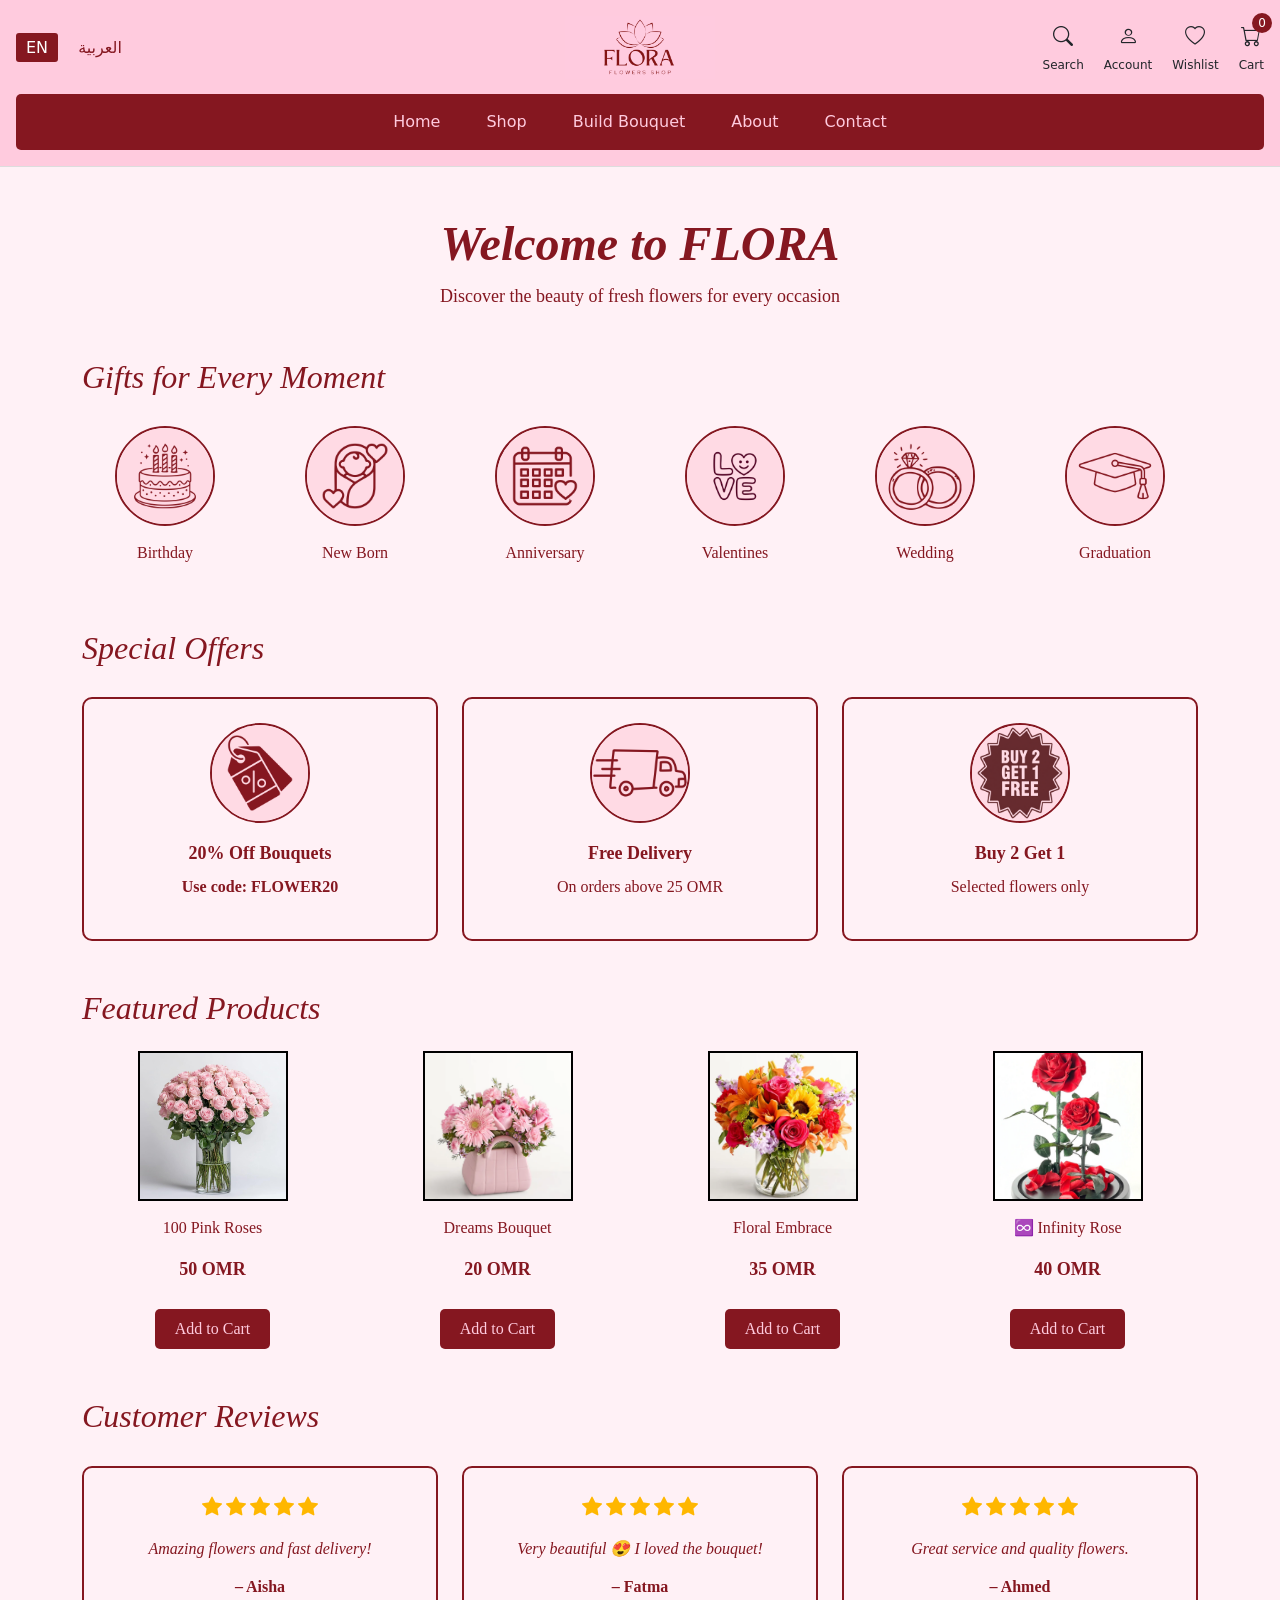
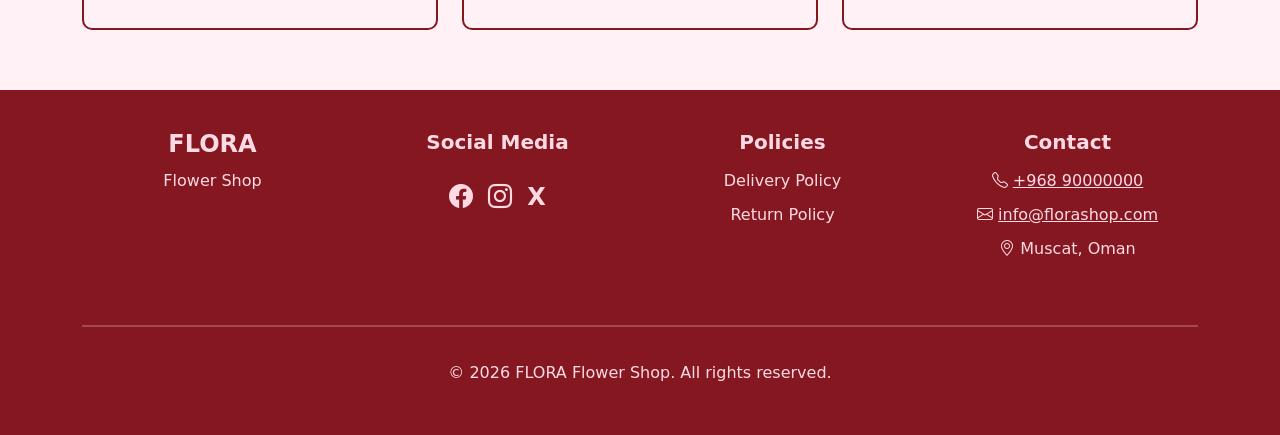
<file: flora-project/pages/index.html>
<!DOCTYPE html>
<html lang="en">
<head>
    <meta charset="UTF-8">
    <meta name="viewport" content="width=device-width, initial-scale=1.0">
    <title>FLORA Flower Shop</title>
    <link href="https://cdn.jsdelivr.net/npm/bootstrap@5.3.0/dist/css/bootstrap.min.css" rel="stylesheet">
    <link rel="stylesheet" href="https://cdn.jsdelivr.net/npm/bootstrap-icons@1.10.5/font/bootstrap-icons.css">
    <style>
        * {
            margin: 0;
            padding: 0;
            box-sizing: border-box;
        }

        body {
            background-color: #fff1f6;
        }

        body.ar {
            direction: rtl;
            text-align: right;
        }

        body.en {
            direction: ltr;
            text-align: left;
        }

        /* TOP BAR */
        .top-bar {
            background-color: #ffcbde;
            position: sticky;
            top: 0;
            z-index: 1000;
        }

        /* HEADER */
        .site-header {
            background-color: #ffcbde;
            border-bottom: 1px solid #ddd;
            padding: 1rem;
        }

        /* LANGUAGE SWITCH */
        .lang {
            cursor: pointer;
            padding: 5px 10px;
            border-radius: 3px;
            margin-right: 5px;
        }

        .lang.active,
        #langEN {
            color: #fff;
            background-color: #851720;
        }

        #langAR {
            color: #851720;
            background-color: #ffcbde;
        }

        /* LOGO */
        .logo-link {
            text-decoration: none;
            cursor: pointer;
        }

        .logo-img {
            width: 120%;
            height: auto;
            max-width: 150px;
        }

        /* HEADER ICONS */
        .header-icons {
            display: flex;
            gap: 20px;
            justify-content: flex-end;
            align-items: center;
            flex-wrap: wrap;
        }

        .icon-container {
            cursor: pointer;
            display: flex;
            flex-direction: column;
            align-items: center;
            gap: 5px;
        }

        .icon-container i {
            font-size: 20px;
        }

        .icon-text {
            font-size: 12px;
        }

        /* CART BADGE */
        .cart-wrapper {
            position: relative;
        }

        .cart-badge {
            position: absolute;
            top: -8px;
            right: -8px;
            background-color: #851720;
            color: white;
            border-radius: 50%;
            width: 20px;
            height: 20px;
            display: flex;
            align-items: center;
            justify-content: center;
            font-size: 12px;
        }

        /* NAVBAR */
        .main-navbar {
            background-color: #851720;
            margin-top: 15px;
            border-radius: 5px;
        }

        .main-navbar .navbar-nav {
            gap: 30px;
        }

        .main-navbar .nav-link {
            color: #ffcbde;
            font-weight: 500;
            font-size: 16px;
        }

        /* USER AVATAR */
        .user-avatar {
            width: 40px;
            height: 40px;
            background-color: #851720;
            color: white;
            border-radius: 50%;
            display: flex;
            align-items: center;
            justify-content: center;
            font-weight: bold;
            font-size: 14px;
            cursor: pointer;
            border: 2px solid #851720;
            transition: all 0.3s ease;
        }

        .user-avatar:hover {
            background-color: #6b1218;
            transform: scale(1.1);
        }

        .user-avatar-lg {
            width: 80px;
            height: 80px;
            font-size: 32px;
            margin: 0 auto 20px;
            background-color: #851720;
        }

        /* CATEGORY */
        .category {
            cursor: pointer;
            transition: transform 0.3s ease;
        }

        .category:hover {
            transform: scale(1.1);
        }

        .category-img {
            width: 100px;
            height: 100px;
            border: 2px solid #851720;
            border-radius: 50%;
            object-fit: cover;
        }

        .category a {
            text-decoration: none;
            color: inherit;
        }

        .category p {
            margin-top: 15px;
            font-weight: 500;
        }

        /* SECTION HEADINGS */
        .section-title {
            color: #851720;
            font-style: italic;
            font-family: 'Times New Roman', Times, serif;
            font-size: 32px;
            margin-bottom: 30px;
        }

        .section-title-left {
            text-align: left;
        }

        .page-title {
            color: #851720;
            font-style: italic;
            font-family: 'Times New Roman', Times, serif;
            font-size: 48px;
            font-weight: bold;
        }

        .page-subtitle {
            color: #851720;
            font-family: 'Times New Roman', Times, serif;
            font-size: 18px;
            margin-top: 10px;
        }

        /* PROMO CARD */
        .promo-card {
            background-color: #fff1f6;
            border: 2px solid #851720;
            border-radius: 10px;
            transition: all 0.3s ease;
            color: #851720;
            font-family: 'Times New Roman', Times, serif;
        }

        .promo-card:hover {
            box-shadow: 0 4px 15px rgba(133, 23, 32, 0.3);
            transform: translateY(-5px);
        }

        .promo-card .promo-img {
            width: 100px;
            height: 100px;
            border: 2px solid #851720;
            border-radius: 50%;
            object-fit: cover;
            margin-bottom: 20px;
        }

        .promo-card h5 {
            font-weight: bold;
            font-size: 18px;
        }

        .promo-card p {
            font-size: 16px;
            margin-top: 10px;
        }

        /* FEATURED PRODUCTS */
        .featured-section {
            color: #851720;
        }

        .product-img {
            width: 150px;
            height: 150px;
            border: 2px solid #000;
            object-fit: cover;
            margin-bottom: 15px;
        }

        .product-name {
            font-size: 16px;
            font-weight: 500;
        }

        .product-price {
            font-size: 18px;
            font-weight: bold;
            color: #851720;
        }

        .btn-add-cart {
            background-color: #851720;
            color: #ffcbde;
            border: none;
            padding: 8px 20px;
            border-radius: 5px;
            cursor: pointer;
            font-weight: 500;
            margin-top: 10px;
        }

        .btn-add-cart:hover {
            background-color: #6b1218;
        }

        /* REVIEW CARD */
        .review-card {
            background-color: #fff1f6;
            border: 2px solid #851720;
            border-radius: 10px;
            transition: all 0.3s ease;
            color: #851720;
            font-family: 'Times New Roman', Times, serif;
        }

        .review-card:hover {
            box-shadow: 0 4px 15px rgba(133, 23, 32, 0.3);
        }

        .review-card .star-icon {
            color: #ffb700;
            font-size: 20px;
        }

        .review-card p {
            margin-top: 15px;
            font-style: italic;
            font-size: 16px;
        }

        .review-card h6 {
            font-weight: bold;
            margin-top: 10px;
        }

        /* FOOTER */
        .site-footer {
            background-color: #851720;
            padding: 40px 0;
            margin-top: 60px;
        }

        .site-footer h4 {
            color: #FFDAE4;
            font-weight: bold;
            font-size: 24px;
        }

        .site-footer h5 {
            color: #FFDAE4;
            font-weight: bold;
            margin-bottom: 15px;
        }

        .site-footer p,
        .site-footer li,
        .site-footer a {
            color: #FFDAE4;
            margin: 10px 0;
        }

        .footer-social {
            display: flex;
            gap: 15px;
            justify-content: center;
            font-size: 24px;
        }

        .footer-social a {
            color: #FFDAE4;
            text-decoration: none;
        }

        .footer-policies {
            list-style: none;
            padding: 0;
        }

        .footer-policies li {
            margin-bottom: 8px;
            cursor: pointer;
        }

        .footer-divider {
            border: 1px solid #FFDAE4;
            margin-top: 30px;
        }

        .footer-copy {
            color: #FFDAE4;
            margin: 0;
        }

        /* MODAL HEADER */
        .modal-header-primary {
            background-color: #851720;
            color: #ffcbde;
        }

        /* FORM STYLES */
        .form-input-primary {
            border: 2px solid #851720;
            border-radius: 8px;
            padding: 10px;
        }

        .form-label-primary {
            color: #851720;
            font-weight: bold;
            display: block;
            margin-bottom: 8px;
        }

        .form-small-primary {
            color: #851720;
        }

        .form-check-input {
            accent-color: #851720;
        }

        /* BUTTONS */
        .btn-primary-flora {
            background-color: #851720;
            color: #ffcbde;
            font-weight: 600;
            padding: 10px;
        }

        .btn-primary-flora:hover {
            background-color: #6b1218;
            color: #ffcbde;
        }

        .btn-secondary-flora {
            background-color: #ffcbde;
            color: #851720;
            font-weight: 600;
            border: 2px solid #851720;
        }

        /* AUTH TABS */
        .tab-active {
            background-color: #851720 !important;
            color: #ffcbde !important;
        }

        .tab-inactive {
            background-color: #ffcbde !important;
            color: #851720 !important;
            border: 2px solid #851720 !important;
        }

        /* USER PROFILE */
        .profile-info-box {
            background-color: #fff1f6;
            border: 1px solid #ddd;
            border-radius: 8px;
            padding: 15px;
            margin-bottom: 20px;
            text-align: left;
        }

        .profile-info-box p {
            color: #851720;
            margin: 5px 0;
        }

        /* CART & CHECKOUT */
        .cart-item {
            background: #fff;
            border: 1px solid #ddd;
            border-radius: 8px;
            padding: 15px;
            margin-bottom: 15px;
            display: flex;
            justify-content: space-between;
            align-items: center;
        }

        .cart-item-name {
            margin: 0;
            color: #851720;
            font-weight: 500;
        }

        .cart-item-price {
            margin: 5px 0 0 0;
            color: #851720;
            font-weight: bold;
        }

        .cart-remove-btn {
            background: #dc3545;
            color: white;
            border: none;
            padding: 8px 12px;
            border-radius: 5px;
            cursor: pointer;
        }

        .price-summary {
            background-color: #f9f9f9;
            border: 1px solid #ddd;
            border-radius: 8px;
            padding: 15px;
        }

        .price-row {
            display: flex;
            justify-content: space-between;
            margin-bottom: 10px;
            padding-bottom: 10px;
            border-bottom: 1px solid #ddd;
        }

        .price-row span,
        .price-row h5 {
            color: #851720;
        }

        .price-row-total {
            display: flex;
            justify-content: space-between;
            margin-top: 15px;
        }

        .price-row-total h5 {
            color: #851720;
            font-weight: bold;
            margin: 0;
        }

        /* CARD DETAILS */
        .card-details-box {
            background-color: #fff9e6;
            border: 1px solid #851720;
            border-radius: 8px;
            padding: 15px;
        }

        .card-details-box .form-control {
            border: 1px solid #851720;
            border-radius: 5px;
            padding: 8px;
        }

        /* SEARCH MODAL */
        .popular-searches {
            background-color: #f9f9f9;
            border: 1px solid #ddd;
            border-radius: 8px;
            padding: 15px;
            margin-bottom: 20px;
        }

        .popular-searches h6 {
            color: #851720;
            font-weight: bold;
            margin-bottom: 12px;
        }

        .search-tag {
            background-color: #ffcbde;
            color: #851720;
            border: 1px solid #851720;
            border-radius: 20px;
            font-weight: 500;
        }

        .search-input {
            border: 2px solid #851720;
            border-radius: 8px;
            padding: 12px;
            font-size: 16px;
        }

        /* ORDER SUMMARY */
        .order-summary-box {
            background-color: #f9f9f9;
            border: 1px solid #ddd;
            border-radius: 8px;
            padding: 15px;
        }

        .order-summary-box p {
            color: #851720;
            margin: 0;
            font-weight: bold;
            margin-bottom: 10px;
        }

        .order-summary-box h4 {
            color: #851720;
            font-weight: bold;
            margin: 0;
        }

        /* SECTION DIVIDER */
        .section-divider {
            color: #851720;
            font-weight: bold;
            margin-bottom: 15px;
            border-bottom: 2px solid #851720;
            padding-bottom: 10px;
        }

        @media (max-width: 768px) {
            .icon-text {
                display: none;
            }

            .navbar-nav {
                flex-direction: column;
                gap: 10px;
            }
        }
    </style>
</head>

<body class="en">

<!-- HEADER + NAVBAR -->
<div class="top-bar">
    <header class="site-header container-fluid">
        <div class="row align-items-center">
            <!-- LEFT: Language -->
            <div class="col-md-4">
                <div class="language-switch">
                    <span class="lang active" id="langEN" onclick="switchLanguage('EN')">EN</span>
                    <span class="lang" id="langAR" onclick="switchLanguage('AR')">العربية</span>
                </div>
            </div>

            <!-- CENTER: Logo -->
            <div class="col-md-4 text-center">
                <h2 style="margin: 0; display: flex; justify-content: center; align-items: center;">
                    <a href="index.html" class="logo-link">
                        <img src="imgs/Red Simple Flowers Shop Logo.png" alt="FLORA Logo" class="logo-img">
                    </a>
                </h2>
            </div>

            <!-- RIGHT: Icons -->
            <div class="col-md-4">
                <div class="header-icons">
                    <div class="icon-container" data-bs-toggle="modal" data-bs-target="#searchModal">
                        <i class="bi bi-search"></i>
                        <span class="icon-text" data-en="Search" data-ar="بحث">Search</span>
                    </div>

                    <!-- ACCOUNT ICON -->
                    <div id="accountContainer" onclick="openAccountModal()" class="icon-container">
                        <i id="accountIcon" class="bi bi-person"></i>
                        <span id="accountText" class="icon-text" data-en="Account" data-ar="الحساب">Account</span>
                    </div>

                    <!-- USER AVATAR (Hidden until login) -->
                    <div id="userAvatarContainer" class="user-avatar" style="display: none;" onclick="openAccountModal()" title="Click to view profile">
                        <span id="userInitials"></span>
                    </div>

                    <div class="icon-container" onclick="openWishlistModal()">
                        <i class="bi bi-heart"></i>
                        <span class="icon-text" data-en="Wishlist" data-ar="قائمة الأمنيات">Wishlist</span>
                    </div>

                    <div class="icon-container cart-wrapper" onclick="openCartModal()">
                        <i class="bi bi-cart"></i>
                        <span class="icon-text" data-en="Cart" data-ar="سلة التسوق">Cart</span>
                        <span id="cartBadge" class="cart-badge">0</span>
                    </div>
                </div>
            </div>
        </div>

        <!-- NAVBAR -->
        <nav class="navbar navbar-expand-lg navbar-light main-navbar">
            <div class="container-fluid">
                <ul class="navbar-nav mx-auto">
                    <li class="nav-item"><a class="nav-link" href="index.html" data-en="Home" data-ar="الرئيسية">Home</a></li>
                    <li class="nav-item"><a class="nav-link" href="shop.html" data-en="Shop" data-ar="المتجر">Shop</a></li>
                    <li class="nav-item"><a class="nav-link" href="bouquet.html" data-en="Build Bouquet" data-ar="بناء باقة">Build Bouquet</a></li>
                    <li class="nav-item"><a class="nav-link" href="about.html" data-en="About" data-ar="من نحن">About</a></li>
                    <li class="nav-item"><a class="nav-link" href="contact.html" data-en="Contact" data-ar="اتصل بنا">Contact</a></li>
                </ul>
            </div>
        </nav>
    </header>
</div>

<!-- SEARCH MODAL -->
<div class="modal fade" id="searchModal" tabindex="-1">
    <div class="modal-dialog modal-lg">
        <div class="modal-content">
            <div class="modal-header modal-header-primary">
                <h5 class="modal-title" data-en="Search Flowers" data-ar="البحث عن الزهور">Search Flowers</h5>
                <button type="button" class="btn-close" data-bs-dismiss="modal" aria-label="Close" title="Close"></button>
            </div>
            <div class="modal-body" style="padding: 30px;">
                <div class="mb-3">
                    <label for="searchInput" style="color: #851720; font-weight: bold; display: block; margin-bottom: 10px;" data-en="Search for flowers, occasions, or arrangements" data-ar="ابحث عن الزهور أو المناسبات أو الترتيبات">Search for flowers, occasions, or arrangements</label>
                    <input type="text" class="form-control" id="searchInput" placeholder="e.g., roses, birthday, wedding..." style="border: 2px solid #851720; border-radius: 8px; padding: 12px; font-size: 16px;" onkeypress="handleSearchKeypress(event)">
                </div>

                <div style="background-color: #f9f9f9; border: 1px solid #ddd; border-radius: 8px; padding: 15px; margin-bottom: 20px;">
                    <h6 style="color: #851720; font-weight: bold; margin-bottom: 12px;" data-en="Popular Searches:" data-ar="البحث الشهير:">Popular Searches:</h6>
                    <div style="display: flex; flex-wrap: wrap; gap: 10px;">
                        <button onclick="performSearch('roses')" class="btn btn-sm" style="background-color: #ffcbde; color: #851720; border: 1px solid #851720; border-radius: 20px; font-weight: 500;">🌹 Roses</button>
                        <button onclick="performSearch('birthday')" class="btn btn-sm" style="background-color: #ffcbde; color: #851720; border: 1px solid #851720; border-radius: 20px; font-weight: 500;">🎂 Birthday</button>
                        <button onclick="performSearch('wedding')" class="btn btn-sm" style="background-color: #ffcbde; color: #851720; border: 1px solid #851720; border-radius: 20px; font-weight: 500;">💒 Wedding</button>
                        <button onclick="performSearch('anniversary')" class="btn btn-sm" style="background-color: #ffcbde; color: #851720; border: 1px solid #851720; border-radius: 20px; font-weight: 500;">💕 Anniversary</button>
                        <button onclick="performSearch('valentines')" class="btn btn-sm" style="background-color: #ffcbde; color: #851720; border: 1px solid #851720; border-radius: 20px; font-weight: 500;">❤️ Valentines</button>
                        <button onclick="performSearch('newborn')" class="btn btn-sm" style="background-color: #ffcbde; color: #851720; border: 1px solid #851720; border-radius: 20px; font-weight: 500;">👶 New Born</button>
                    </div>
                </div>
            </div>
            <div class="modal-footer" style="border-top: 1px solid #ddd; padding: 20px;">
                <button type="button" class="btn btn-secondary" data-bs-dismiss="modal" data-en="Close" data-ar="إغلاق">Close</button>
                <button onclick="searchFromModal()" class="btn" style="background-color: #851720; color: #ffcbde; font-weight: 600;" data-en="Search" data-ar="بحث">
                    <i class="bi bi-search"></i> Search
                </button>
            </div>
        </div>
    </div>
</div>

<!-- HOME -->
<div class="container mt-5">
    <h1 class="text-center" style="color: #851720; font-style: italic; font-family: 'Times New Roman', Times, serif; font-size: 48px; font-weight: bold;" data-en="Welcome to FLORA" data-ar="أهلا بك في فلورا">Welcome to FLORA</h1>
    <p class="text-center" style="color: #851720; font-family: 'Times New Roman', Times, serif; font-size: 18px; margin-top: 10px;" data-en="Discover the beauty of fresh flowers for every occasion" data-ar="اكتشف جمال الزهور الطازجة لكل مناسبة">Discover the beauty of fresh flowers for every occasion</p>
</div>

<!-- CATEGORIES - LINKED TO SHOP PAGE -->
<div class="container text-center mt-5">
    <h2 class="section-title section-title-left" data-en="Gifts for Every Moment" data-ar="هدايا لكل لحظة">Gifts for Every Moment</h2>
    <div class="row justify-content-center" style="color: #851720; font-family: 'Times New Roman', Times, serif;">

        <div class="col-6 col-md-2 category" style="cursor: pointer; transition: transform 0.3s ease;">
            <a href="shop.html?category=birthday" style="text-decoration: none; color: inherit;">
                <img src="imgs/IMG_birthday.png" alt="Birthday" style="width: 100px; height: 100px; border-color: #851720; border: 2px solid; border-radius: 50%; object-fit: cover;">
                <p style="margin-top: 15px; font-weight: 500;" data-en="Birthday" data-ar="عيد ميلاد">Birthday</p>
            </a>
        </div>

        <div class="col-6 col-md-2 category">
            <a href="shop.html?category=newborn">
                <img src="imgs/IMG_newborn.png" alt="New Born" class="category-img">
                <p data-en="New Born" data-ar="مولود جديد">New Born</p>
            </a>
        </div>

        <div class="col-6 col-md-2 category">
            <a href="shop.html?category=anniversary">
                <img src="imgs/IMG_anniv.png" alt="Anniversary" class="category-img">
                <p data-en="Anniversary" data-ar="ذكرى سنوية">Anniversary</p>
            </a>
        </div>

        <div class="col-6 col-md-2 category">
            <a href="shop.html?category=valentines">
                <img src="imgs/IMG_val.png" alt="Valentines" class="category-img">
                <p data-en="Valentines" data-ar="يوم الحب">Valentines</p>
            </a>
        </div>

        <div class="col-6 col-md-2 category">
            <a href="shop.html?category=wedding">
                <img src="imgs/IMG_wedding.png" alt="Wedding" class="category-img">
                <p data-en="Wedding" data-ar="زفاف">Wedding</p>
            </a>
        </div>

        <div class="col-6 col-md-2 category">
            <a href="shop.html?category=graduation">
                <img src="imgs/IMG_grad.png" alt="Graduation" class="category-img">
                <p data-en="Graduation" data-ar="التخرج">Graduation</p>
            </a>
        </div>
    </div>
</div>

<!-- PROMOTIONS -->
<div class="container mt-5">
    <h2 class="section-title" data-en="Special Offers" data-ar="عروض خاصة">Special Offers</h2>
    <div class="row">
        <div class="col-md-4">
            <div class="promo-card text-center p-4">
                <img src="imgs/IMG_discount.png" alt="Discount" class="promo-img">
                <h5 data-en="20% Off Bouquets" data-ar="خصم 20% على الباقات">20% Off Bouquets</h5>
                <p><strong data-en="Use code:" data-ar="استخدم الكود:">Use code:</strong> <strong>FLOWER20</strong></p>
            </div>
        </div>
        <div class="col-md-4">
            <div class="promo-card text-center p-4">
                <img src="imgs/IMG_delivery.png" alt="Free Delivery" class="promo-img">
                <h5 data-en="Free Delivery" data-ar="توصيل مجاني">Free Delivery</h5>
                <p data-en="On orders above 25 OMR" data-ar="على الطلبات فوق 25 ريال عماني">On orders above 25 OMR</p>
            </div>
        </div>
        <div class="col-md-4">
            <div class="promo-card text-center p-4">
                <img src="imgs/IMG_buy2get1.png" alt="Buy 2 Get 1" class="promo-img">
                <h5 data-en="Buy 2 Get 1" data-ar="اشتر 2 واحصل على 1">Buy 2 Get 1</h5>
                <p data-en="Selected flowers only" data-ar="الزهور المختارة فقط">Selected flowers only</p>
            </div>
        </div>
    </div>
</div>

<!-- FEATURED PRODUCTS -->
<div class="container mt-5 featured-section">
    <h2 class="section-title mb-4" data-en="Featured Products" data-ar="المنتجات المميزة">Featured Products</h2>
    <div class="row text-center" style="font-family: 'Times New Roman', Times, serif;">

        <div class="col-md-3">
            <img src="imgs/IMG_100pink.JPG" alt="100 Pink Roses" class="product-img">
            <p class="product-name">100 Pink Roses</p>
            <p class="product-price">50 OMR</p>
            <button onclick="addToCart(1, '100 Pink Roses', 50)" class="btn-add-cart" data-en="Add to Cart" data-ar="أضف إلى السلة">Add to Cart</button>
        </div>

        <div class="col-md-3">
            <img src="imgs/Dreams Bouquet.png" alt="Dreams Bouquet" class="product-img">
            <p class="product-name">Dreams Bouquet</p>
            <p class="product-price">20 OMR</p>
            <button onclick="addToCart(2, 'Dreams Bouquet', 20)" class="btn-add-cart" data-en="Add to Cart" data-ar="أضف إلى السلة">Add to Cart</button>
        </div>

        <div class="col-md-3">
            <img src="imgs/floral.png" alt="Floral Embrace" class="product-img">
            <p class="product-name">Floral Embrace</p>
            <p class="product-price">35 OMR</p>
            <button onclick="addToCart(3, 'Floral Embrace', 35)" class="btn-add-cart" data-en="Add to Cart" data-ar="أضف إلى السلة">Add to Cart</button>
        </div>

        <div class="col-md-3">
            <img src="imgs/infinity flower.jpeg" alt="infinity rose" class="product-img">
            <p class="product-name">♾️ Infinity Rose</p>
            <p class="product-price">40 OMR</p>
            <button onclick="addToCart(4, '♾️infinity rose', 40)" class="btn-add-cart" data-en="Add to Cart" data-ar="أضف إلى السلة">Add to Cart</button>
        </div>
    </div>
</div>

<!-- REVIEWS -->
<div class="container mt-5 mb-5">
    <h2 class="section-title" data-en="Customer Reviews" data-ar="تقييمات العملاء">Customer Reviews</h2>
    <div class="row">

        <div class="col-md-4">
            <div class="review-card p-4 text-center">
                <i class="bi bi-star-fill star-icon"></i>
                <i class="bi bi-star-fill star-icon"></i>
                <i class="bi bi-star-fill star-icon"></i>
                <i class="bi bi-star-fill star-icon"></i>
                <i class="bi bi-star-fill star-icon"></i>
                <p data-en="Amazing flowers and fast delivery!" data-ar="زهور رائعة وتوصيل سريع!">Amazing flowers and fast delivery!</p>
                <h6><span data-en="– Aisha" data-ar="– عائشة">– Aisha</span></h6>
            </div>
        </div>

        <div class="col-md-4">
            <div class="review-card p-4 text-center">
                <i class="bi bi-star-fill star-icon"></i>
                <i class="bi bi-star-fill star-icon"></i>
                <i class="bi bi-star-fill star-icon"></i>
                <i class="bi bi-star-fill star-icon"></i>
                <i class="bi bi-star-fill star-icon"></i>
                <p data-en="Very beautiful 😍 I loved the bouquet!" data-ar="جميلة جداً 😍 أحببت الباقة!">Very beautiful 😍 I loved the bouquet!</p>
                <h6><span data-en="– Fatma" data-ar="– فاطمة">– Fatma</span></h6>
            </div>
        </div>

        <div class="col-md-4">
            <div class="review-card p-4 text-center">
                <i class="bi bi-star-fill star-icon"></i>
                <i class="bi bi-star-fill star-icon"></i>
                <i class="bi bi-star-fill star-icon"></i>
                <i class="bi bi-star-fill star-icon"></i>
                <i class="bi bi-star-fill star-icon"></i>
                <p data-en="Great service and quality flowers." data-ar="خدمة رائعة وزهور عالية الجودة.">Great service and quality flowers.</p>
                <h6><span data-en="– Ahmed" data-ar="– أحمد">– Ahmed</span></h6>
            </div>
        </div>
    </div>
</div>

<!-- FOOTER -->
<footer class="site-footer">
    <div class="container">
        <div class="row text-center">
            <div class="col-md-3 mb-4">
                <h4>FLORA</h4>
                <p>Flower Shop</p>
            </div>
            <div class="col-md-3 mb-4">
                <h5 data-en="Social Media" data-ar="وسائل التواصل الاجتماعي">Social Media</h5>
                <div class="footer-social">
                    <a href="#" aria-label="Facebook" title="Facebook"><i class="bi bi-facebook"></i></a>
                    <a href="#" aria-label="Instagram" title="Instagram"><i class="bi bi-instagram"></i></a>
                    <a href="#" style="font-weight: bold;" aria-label="X" title="X">X</a>
                </div>
            </div>
            <div class="col-md-3 mb-4">
                <h5 data-en="Policies" data-ar="السياسات">Policies</h5>
                <ul class="footer-policies">
                    <li onclick="openPolicyModal('delivery')" data-en="Delivery Policy" data-ar="سياسة التسليم">Delivery Policy</li>
                    <li onclick="openPolicyModal('return')" data-en="Return Policy" data-ar="سياسة الإرجاع">Return Policy</li>
                </ul>
            </div>
            <div class="col-md-3 mb-4">
                <h5 data-en="Contact" data-ar="اتصل بنا">Contact</h5>
                <p><i class="bi bi-telephone"></i> <a href="tel:+96890000000">+968 90000000</a></p>
                <p><i class="bi bi-envelope"></i> <a href="mailto:info@florashop.com">info@florashop.com</a></p>
                <p><i class="bi bi-geo-alt"></i> Muscat, Oman</p>
            </div>
        </div>
        <hr class="footer-divider">
        <div class="row text-center mt-4">
            <div class="col-12">
                <p class="footer-copy" data-en="&copy; 2026 FLORA Flower Shop. All rights reserved." data-ar="&copy; 2026 متجر فلورا للزهور. جميع الحقوق محفوظة.">&copy; 2026 FLORA Flower Shop. All rights reserved.</p>
            </div>
        </div>
    </div>
</footer>

<!-- ACCOUNT MODAL -->
<div class="modal fade" id="accountModal" tabindex="-1">
    <div class="modal-dialog modal-lg">
        <div class="modal-content">
            <div class="modal-header modal-header-primary">
                <h5 class="modal-title" id="modalTitle" data-en="Account" data-ar="الحساب">Account</h5>
                <button type="button" class="btn-close" data-bs-dismiss="modal" aria-label="Close" title="Close"></button>
            </div>
            <div class="modal-body" style="padding: 40px;">

                <!-- USER PROFILE -->
                <div id="userProfile" style="display: none; text-align: center;">
                    <div class="user-avatar user-avatar-lg">
                        <span id="profileInitials"></span>
                    </div>
                    <h4 style="color: #851720; margin-bottom: 10px;" id="profileName"></h4>
                    <p style="color: #851720; margin-bottom: 20px;" id="profileEmail"></p>
                    <div class="profile-info-box">
                        <p><strong data-en="Username:" data-ar="اسم المستخدم:">Username:</strong> <span id="profileUsername"></span></p>
                        <p><strong data-en="Phone:" data-ar="الهاتف:">Phone:</strong> <span id="profilePhone"></span></p>
                        <p><strong data-en="Email:" data-ar="البريد الإلكتروني:">Email:</strong> <span id="profileEmailDetail"></span></p>
                    </div>
                    <button onclick="displayUserOrders()" class="btn btn-primary-flora w-100 mt-3" data-en="View My Orders" data-ar="عرض طلباتي">View My Orders</button>
                    <button onclick="logout()" class="btn btn-primary-flora w-100 mt-2" data-en="Logout" data-ar="تسجيل الخروج">Logout</button>
                </div>

                <!-- LOGIN/SIGNUP TABS -->
                <div id="authForms">
                    <div style="display: flex; gap: 10px; margin-bottom: 30px;">
                        <button onclick="switchTab('login')" id="loginTab" class="btn w-50 tab-active" data-en="Login" data-ar="تسجيل الدخول">Login</button>
                        <button onclick="switchTab('signup')" id="signupTab" class="btn w-50 tab-inactive" data-en="Sign Up" data-ar="إنشاء حساب">Sign Up</button>
                    </div>

                    <!-- LOGIN FORM -->
                    <div id="loginForm">
                        <form id="loginFormElement">
                            <div class="mb-3">
                                <label for="loginUsername" class="form-label-primary" data-en="Username or Email *" data-ar="اسم المستخدم أو البريد الإلكتروني *">Username or Email *</label>
                                <input type="text" class="form-control form-input-primary" id="loginUsername" placeholder="Enter username or email" required>
                            </div>
                            <div class="mb-3">
                                <label for="loginPassword" class="form-label-primary" data-en="Password *" data-ar="كلمة المرور *">Password *</label>
                                <input type="password" class="form-control form-input-primary" id="loginPassword" placeholder="Enter password" required>
                            </div>
                            <div class="form-check mb-3">
                                <input class="form-check-input" type="checkbox" id="rememberMe">
                                <label class="form-check-label" for="rememberMe" style="color: #851720;" data-en="Remember me" data-ar="تذكرني">Remember me</label>
                            </div>
                            <button type="submit" class="btn btn-primary-flora w-100" data-en="Login" data-ar="تسجيل الدخول">Login</button>
                        </form>
                    </div>

                    <!-- SIGNUP FORM -->
                    <div id="signupForm" style="display: none;">
                        <form id="signupFormElement">
                            <div class="row">
                                <div class="col-md-6 mb-3">
                                    <label for="firstName" class="form-label-primary" data-en="First Name *" data-ar="الاسم الأول *">First Name *</label>
                                    <input type="text" class="form-control form-input-primary" id="firstName" placeholder="First name" required>
                                </div>
                                <div class="col-md-6 mb-3">
                                    <label for="lastName" class="form-label-primary" data-en="Last Name *" data-ar="اسم العائلة *">Last Name *</label>
                                    <input type="text" class="form-control form-input-primary" id="lastName" placeholder="Last name" required>
                                </div>
                            </div>
                            <div class="mb-3">
                                <label for="signupUsername" class="form-label-primary" data-en="Username *" data-ar="اسم المستخدم *">Username *</label>
                                <input type="text" class="form-control form-input-primary" id="signupUsername" placeholder="Create username" required>
                                <small class="form-small-primary" data-en="Minimum 4 characters" data-ar="4 أحرف على الأقل">Minimum 4 characters</small>
                            </div>
                            <div class="mb-3">
                                <label for="signupEmail" class="form-label-primary" data-en="Email *" data-ar="البريد الإلكتروني *">Email *</label>
                                <input type="email" class="form-control form-input-primary" id="signupEmail" placeholder="example@email.com" required>
                            </div>
                            <div class="mb-3">
                                <label for="signupPhone" class="form-label-primary" data-en="Phone Number *" data-ar="رقم الهاتف *">Phone Number *</label>
                                <input type="tel" class="form-control form-input-primary" id="signupPhone" placeholder="+968 90000000" required>
                            </div>
                            <div class="mb-3">
                                <label for="signupPassword" class="form-label-primary" data-en="Password *" data-ar="كلمة المرور *">Password *</label>
                                <input type="password" class="form-control form-input-primary" id="signupPassword" placeholder="Create password" required>
                                <small class="form-small-primary" data-en="Minimum 6 characters" data-ar="6 أحرف على الأقل">Minimum 6 characters</small>
                            </div>
                            <div class="mb-3">
                                <label for="confirmPassword" class="form-label-primary" data-en="Confirm Password *" data-ar="تأكيد كلمة المرور *">Confirm Password *</label>
                                <input type="password" class="form-control form-input-primary" id="confirmPassword" placeholder="Confirm password" required>
                            </div>
                            <div class="form-check mb-3">
                                <input class="form-check-input" type="checkbox" id="agreeTerms" required>
                                <label class="form-check-label" for="agreeTerms" style="color: #851720;" data-en="I agree to terms and conditions" data-ar="أوافق على الشروط والأحكام">I agree to terms and conditions</label>
                            </div>
                            <button type="submit" class="btn btn-primary-flora w-100" data-en="Create Account" data-ar="إنشاء حساب">Create Account</button>
                        </form>
                    </div>
                </div>
            </div>
        </div>
    </div>
</div>

<!-- CART MODAL -->
<div class="modal fade" id="cartModal" tabindex="-1">
    <div class="modal-dialog modal-lg">
        <div class="modal-content">
            <div class="modal-header modal-header-primary">
                <h5 class="modal-title" data-en="Shopping Cart" data-ar="سلة التسوق">Shopping Cart</h5>
                <button type="button" class="btn-close" data-bs-dismiss="modal" aria-label="Close" title="Close"></button>
            </div>
            <div class="modal-body" style="padding: 30px;">
                <div id="cartItemsList" style="max-height: 400px; overflow-y: auto; margin-bottom: 20px;"></div>
                <hr>
                <div class="price-summary">
                    <div class="price-row">
                        <span data-en="Subtotal:" data-ar="المجموع الفرعي:">Subtotal:</span>
                        <span id="subtotalPrice" style="font-weight: bold;">0 OMR</span>
                    </div>
                    <div class="price-row">
                        <span data-en="Delivery Fee:" data-ar="رسوم التوصيل:">Delivery Fee:</span>
                        <span id="deliveryFee" style="font-weight: bold;">5 OMR</span>
                    </div>
                    <div class="price-row-total">
                        <h5 data-en="Total:" data-ar="الإجمالي:">Total:</h5>
                        <h5 id="cartTotal">0 OMR</h5>
                    </div>
                </div>
            </div>
            <div class="modal-footer">
                <button type="button" class="btn btn-secondary" data-bs-dismiss="modal" data-en="Continue Shopping" data-ar="المتابعة في التسوق">Continue Shopping</button>
                <button onclick="goToCheckout()" class="btn btn-primary-flora" data-en="Proceed to Checkout" data-ar="المتابعة إلى الدفع">Proceed to Checkout</button>
            </div>
        </div>
    </div>
</div>

<!-- CHECKOUT MODAL -->
<div class="modal fade" id="checkoutModal" tabindex="-1">
    <div class="modal-dialog modal-lg">
        <div class="modal-content">
            <div class="modal-header modal-header-primary">
                <h5 class="modal-title" data-en="Checkout" data-ar="الدفع">Checkout</h5>
                <button type="button" class="btn-close" data-bs-dismiss="modal" aria-label="Close" title="Close"></button>
            </div>
            <div class="modal-body" style="padding: 30px;">

                <h6 class="section-divider" data-en="📍 Delivery Address" data-ar="📍 عنوان التسليم">📍 Delivery Address</h6>

                <div class="mb-3">
                    <label for="deliveryName" class="form-label-primary" data-en="Recipient Name *" data-ar="اسم المستقبل *">Recipient Name *</label>
                    <input type="text" class="form-control form-input-primary" id="deliveryName" placeholder="Enter recipient name" required>
                </div>
                <div class="mb-3">
                    <label for="deliveryPhone" class="form-label-primary" data-en="Recipient Phone *" data-ar="هاتف المستقبل *">Recipient Phone *</label>
                    <input type="tel" class="form-control form-input-primary" id="deliveryPhone" placeholder="+968 90000000" required>
                </div>
                <div class="mb-3">
                    <label for="deliveryAddress" class="form-label-primary" data-en="Street Address *" data-ar="عنوان الشارع *">Street Address *</label>
                    <input type="text" class="form-control form-input-primary" id="deliveryAddress" placeholder="Enter street address" required>
                </div>
                <div class="row">
                    <div class="col-md-6 mb-3">
                        <label for="deliveryCity" class="form-label-primary" data-en="City *" data-ar="المدينة *">City *</label>
                        <input type="text" class="form-control form-input-primary" id="deliveryCity" placeholder="Muscat" required>
                    </div>
                    <div class="col-md-6 mb-3">
                        <label for="deliveryPostal" class="form-label-primary" data-en="Postal Code *" data-ar="الرمز البريدي *">Postal Code *</label>
                        <input type="text" class="form-control form-input-primary" id="deliveryPostal" placeholder="e.g., 100" required>
                    </div>
                </div>

                <hr>

                <h6 class="section-divider" data-en="💳 Payment Method" data-ar="💳 طريقة الدفع">💳 Payment Method</h6>

                <div class="mb-3">
                    <div class="form-check mb-3">
                        <input class="form-check-input" type="radio" name="paymentMethod" id="creditCard" value="creditCard" checked onchange="toggleCardDetails()">
                        <label class="form-check-label" for="creditCard" style="color: #851720; font-weight: 500;" data-en="Credit/Debit Card" data-ar="بطاقة ائتمان/خصم">Credit/Debit Card</label>
                    </div>
                    <div class="form-check mb-3">
                        <input class="form-check-input" type="radio" name="paymentMethod" id="bankTransfer" value="bankTransfer" onchange="toggleCardDetails()">
                        <label class="form-check-label" for="bankTransfer" style="color: #851720; font-weight: 500;" data-en="Bank Transfer" data-ar="تحويل بنكي">Bank Transfer</label>
                    </div>
                    <div class="form-check mb-3">
                        <input class="form-check-input" type="radio" name="paymentMethod" id="cashOnDelivery" value="cashOnDelivery" onchange="toggleCardDetails()">
                        <label class="form-check-label" for="cashOnDelivery" style="color: #851720; font-weight: 500;" data-en="Cash on Delivery" data-ar="الدفع عند التسليم">Cash on Delivery</label>
                    </div>
                </div>

                <div id="cardDetails" class="card-details-box">
                    <div class="mb-3">
                        <label for="cardName" class="form-label-primary" data-en="Cardholder Name *" data-ar="اسم صاحب البطاقة *">Cardholder Name *</label>
                        <input type="text" class="form-control" id="cardName" placeholder="John Doe">
                    </div>
                    <div class="mb-3">
                        <label for="cardNumber" class="form-label-primary" data-en="Card Number *" data-ar="رقم البطاقة *">Card Number *</label>
                        <input type="text" class="form-control" id="cardNumber" placeholder="1234 5678 9012 3456" maxlength="19">
                    </div>
                    <div class="row">
                        <div class="col-md-6 mb-3">
                            <label for="cardExpiry" class="form-label-primary" data-en="Expiry Date *" data-ar="تاريخ الانتهاء *">Expiry Date *</label>
                            <input type="text" class="form-control" id="cardExpiry" placeholder="MM/YY" maxlength="5">
                        </div>
                        <div class="col-md-6 mb-3">
                            <label for="cardCVV" class="form-label-primary" data-en="CVV *" data-ar="CVV *">CVV *</label>
                            <input type="text" class="form-control" id="cardCVV" placeholder="123" maxlength="3">
                        </div>
                    </div>
                </div>

                <hr>

                <div class="order-summary-box">
                    <p data-en="Order Total:" data-ar="إجمالي الطلب:">Order Total:</p>
                    <h4 id="checkoutTotal">0 OMR</h4>
                </div>
            </div>
            <div class="modal-footer">
                <button type="button" class="btn btn-secondary" data-bs-dismiss="modal" data-en="Back to Cart" data-ar="العودة إلى السلة">Back to Cart</button>
                <button onclick="placeOrder()" class="btn btn-primary-flora" data-en="Place Order" data-ar="تقديم الطلب">Place Order</button>
            </div>
        </div>
    </div>
</div>

<script src="https://cdn.jsdelivr.net/npm/bootstrap@5.3.0/dist/js/bootstrap.bundle.min.js"></script>
<script>
    let cart = [];
    let currentLanguage = 'EN';
    let users = JSON.parse(localStorage.getItem('floraUsers')) || [];
    let currentUser = JSON.parse(localStorage.getItem('currentUser')) || null;

    document.addEventListener('DOMContentLoaded', function() {
        // Login form submission
        document.getElementById('loginFormElement').addEventListener('submit', function(e) {
            e.preventDefault();
            handleLogin();
        });

        // Signup form submission
        document.getElementById('signupFormElement').addEventListener('submit', function(e) {
            e.preventDefault();
            handleSignup();
        });

        // Update UI based on login status
        updateAccountUI();
        loadCart();
        updateCartBadge();
    });

    function loadCart() {
        const savedCart = localStorage.getItem('floraCart');
        if (savedCart) {
            cart = JSON.parse(savedCart);
        }
    }

    function saveCart() {
        localStorage.setItem('floraCart', JSON.stringify(cart));
    }

    function updateAccountUI() {
        const accountContainer = document.getElementById('accountContainer');
        const userAvatarContainer = document.getElementById('userAvatarContainer');
        const authForms = document.getElementById('authForms');
        const userProfile = document.getElementById('userProfile');

        if (currentUser) {
            accountContainer.style.display = 'none';
            userAvatarContainer.style.display = 'flex';
            
            const initials = currentUser.firstName.charAt(0) + currentUser.lastName.charAt(0);
            document.getElementById('userInitials').textContent = initials.toUpperCase();
            document.getElementById('profileInitials').textContent = initials.toUpperCase();
            
            document.getElementById('profileName').textContent = `${currentUser.firstName} ${currentUser.lastName}`;
            document.getElementById('profileEmail').textContent = currentUser.email;
            document.getElementById('profileUsername').textContent = currentUser.username;
            document.getElementById('profilePhone').textContent = currentUser.phone;
            document.getElementById('profileEmailDetail').textContent = currentUser.email;
            
            authForms.style.display = 'none';
            userProfile.style.display = 'block';
        } else {
            accountContainer.style.display = 'flex';
            userAvatarContainer.style.display = 'none';
            authForms.style.display = 'block';
            userProfile.style.display = 'none';
        }
    }

    function switchLanguage(lang) {
        currentLanguage = lang;
        const langEN = document.getElementById('langEN');
        const langAR = document.getElementById('langAR');
        const body = document.body;

        if (lang === 'EN') {
            langEN.style.backgroundColor = '#851720';
            langEN.style.color = '#fff';
            langAR.style.backgroundColor = '#ffcbde';
            langAR.style.color = '#851720';
            body.classList.remove('ar');
            body.classList.add('en');
        } else {
            langAR.style.backgroundColor = '#851720';
            langAR.style.color = '#fff';
            langEN.style.backgroundColor = '#ffcbde';
            langEN.style.color = '#851720';
            body.classList.remove('en');
            body.classList.add('ar');
        }

        updateLanguage(lang);
    }

    function updateLanguage(lang) {
        const elements = document.querySelectorAll('[data-en][data-ar]');
        elements.forEach(el => {
            if (lang === 'EN') {
                el.textContent = el.getAttribute('data-en');
            } else {
                el.textContent = el.getAttribute('data-ar');
            }
        });
    }

    function switchTab(tab) {
        const loginForm = document.getElementById('loginForm');
        const signupForm = document.getElementById('signupForm');
        const loginTab = document.getElementById('loginTab');
        const signupTab = document.getElementById('signupTab');

    if (tab === 'login') {
        loginForm.style.display = 'block';
        signupForm.style.display = 'none';
        loginTab.style.backgroundColor = '#851720';
        loginTab.style.color = '#ffcbde';
        signupTab.style.backgroundColor = '#ffcbde';
        signupTab.style.color = '#851720';
        signupTab.style.border = '2px solid #851720';
    } else {
        loginForm.style.display = 'none';
        signupForm.style.display = 'block';
        signupTab.style.backgroundColor = '#851720';
        signupTab.style.color = '#ffcbde';
        loginTab.style.backgroundColor = '#ffcbde';
        loginTab.style.color = '#851720';
        loginTab.style.border = '2px solid #851720';
    }
}

    function handleLogin() {
        const usernameOrEmail = document.getElementById('loginUsername').value.trim();
        const password = document.getElementById('loginPassword').value;

        if (!usernameOrEmail || !password) {
            alert(currentLanguage === 'EN' ? 'Please fill in all fields' : 'يرجى ملء جميع الحقول');
            return;
        }

        const user = users.find(u => (u.username === usernameOrEmail || u.email === usernameOrEmail) && u.password === password);

        if (user) {
            currentUser = user;
            localStorage.setItem('currentUser', JSON.stringify(user));
            alert(currentLanguage === 'EN' ? `Welcome back, ${user.firstName}!` : `مرحباً بعودتك، ${user.firstName}!`);
            updateAccountUI();
            bootstrap.Modal.getInstance(document.getElementById('accountModal')).hide();
            document.getElementById('loginFormElement').reset();
        } else {
            alert(currentLanguage === 'EN' ? 'Invalid username/email or password' : 'اسم مستخدم/بريد إلكتروني أو كلمة مرور غير صحيح');
        }
    }

    function handleSignup() {
        const firstName = document.getElementById('firstName').value.trim();
        const lastName = document.getElementById('lastName').value.trim();
        const username = document.getElementById('signupUsername').value.trim();
        const email = document.getElementById('signupEmail').value.trim();
        const phone = document.getElementById('signupPhone').value.trim();
        const password = document.getElementById('signupPassword').value;
        const confirmPassword = document.getElementById('confirmPassword').value;
        const agreeTerms = document.getElementById('agreeTerms').checked;

        if (!firstName || !lastName || !username || !email || !phone || !password || !confirmPassword) {
            alert(currentLanguage === 'EN' ? 'Please fill in all fields' : 'يرجى ملء جميع الحقول');
            return;
        }

        if (username.length < 4) {
            alert(currentLanguage === 'EN' ? 'Username must be at least 4 characters' : 'يجب أن يكون اسم المستخدم 4 أحرف على الأقل');
            return;
        }

        if (password.length < 6) {
            alert(currentLanguage === 'EN' ? 'Password must be at least 6 characters' : 'يجب أن تكون كلمة المرور 6 أحرف على الأقل');
            return;
        }

        if (password !== confirmPassword) {
            alert(currentLanguage === 'EN' ? 'Passwords do not match' : 'كلمات المرور غير متطابقة');
            return;
        }

        if (!agreeTerms) {
            alert(currentLanguage === 'EN' ? 'You must agree to terms and conditions' : 'يجب أن توافق على الشروط والأحكام');
            return;
        }

        if (users.find(u => u.username === username)) {
            alert(currentLanguage === 'EN' ? 'Username already exists' : 'اسم المستخدم موجود بالفعل');
            return;
        }

        if (users.find(u => u.email === email)) {
            alert(currentLanguage === 'EN' ? 'Email already exists' : 'البريد الإلكتروني موجود بالفعل');
            return;
        }

        const newUser = {
            firstName,
            lastName,
            username,
            email,
            phone,
            password
        };

        users.push(newUser);
        localStorage.setItem('floraUsers', JSON.stringify(users));
        
        currentUser = newUser;
        localStorage.setItem('currentUser', JSON.stringify(newUser));

        alert(currentLanguage === 'EN' ? 
            `Welcome, ${firstName}! Your account has been created.` : 
            `مرحباً، ${firstName}! تم إنشاء حسابك.`);
        
        updateAccountUI();
        bootstrap.Modal.getInstance(document.getElementById('accountModal')).hide();
        document.getElementById('signupFormElement').reset();
        switchTab('login');
    }

    function logout() {
        currentUser = null;
        localStorage.removeItem('currentUser');
        alert(currentLanguage === 'EN' ? 'You have been logged out' : 'تم تسجيل خروجك');
        updateAccountUI();
        bootstrap.Modal.getInstance(document.getElementById('accountModal')).hide();
    }

    function openAccountModal() {
        new bootstrap.Modal(document.getElementById('accountModal')).show();
    }

    function handleSearchKeypress(event) {
        if (event.key === 'Enter') {
            searchFromModal();
        }
    }

    function searchFromModal() {
        const searchQuery = document.getElementById('searchInput').value.trim();
        if (searchQuery) {
            performSearch(searchQuery);
        } else {
            alert(currentLanguage === 'EN' ? 'Please enter a search term' : 'يرجى إدخال مصطلح البحث');
        }
    }

    function performSearch(query) {
        // Close modal if open
        const modal = bootstrap.Modal.getInstance(document.getElementById('searchModal'));
        if (modal) {
            modal.hide();
        }
        
        // Redirect to shop with search query
        window.location.href = `shop.html?search=${encodeURIComponent(query)}`;
    }

    function openWishlistModal() {
        alert(currentLanguage === 'EN' ? 'Wishlist is empty ❤️' : 'قائمة الأمنيات فارغة ❤️');
    }

    function addToCart(id, productName, price) {
        cart.push({ id: id, name: productName, price: price });
        saveCart();
        updateCartBadge();
        alert(currentLanguage === 'EN' ? `✅ ${productName} added to cart!` : `✅ تم إضافة ${productName} إلى السلة!`);
    }

    function updateCartBadge() {
        document.getElementById('cartBadge').textContent = cart.length;
    }

    function openCartModal() {
        displayCartItems();
        new bootstrap.Modal(document.getElementById('cartModal')).show();
    }

    function displayCartItems() {
        const list = document.getElementById('cartItemsList');
        
        if (cart.length === 0) {
            list.innerHTML = '<p style="color: #851720; text-align: center;">Your cart is empty</p>';
            updatePrices();
            return;
        }

        list.innerHTML = cart.map((item, index) => `
            <div style="background: #fff; border: 1px solid #ddd; border-radius: 8px; padding: 15px; margin-bottom: 15px; display: flex; justify-content: space-between; align-items: center;">
                <div style="flex-grow: 1;">
                    <p style="margin: 0; color: #851720; font-weight: 500;">${item.name}</p>
                    <p style="margin: 5px 0 0 0; color: #851720; font-weight: bold;">${item.price} OMR</p>
                </div>
                <button onclick="removeFromCart(${index})" style="background: #dc3545; color: white; border: none; padding: 8px 12px; border-radius: 5px; cursor: pointer;">✕</button>
            </div>
        `).join('');

        updatePrices();
    }

    function removeFromCart(index) {
        cart.splice(index, 1);
        saveCart();
        updateCartBadge();
        displayCartItems();
    }

    function updatePrices() {
        const subtotal = cart.reduce((sum, item) => sum + item.price, 0);
        const delivery = subtotal > 25 ? 0 : 5;
        const total = subtotal + delivery;

        document.getElementById('subtotalPrice').textContent = subtotal.toFixed(2) + ' OMR';
        document.getElementById('deliveryFee').textContent = (delivery === 0 ? 'FREE' : delivery) + (delivery === 0 ? '' : ' OMR');
        document.getElementById('cartTotal').textContent = total.toFixed(2) + ' OMR';
    }

    function goToCheckout() {
        if (cart.length === 0) {
            alert('Your cart is empty!');
            return;
        }
        
        const subtotal = cart.reduce((sum, item) => sum + item.price, 0);
        const delivery = subtotal > 25 ? 0 : 5;
        const total = subtotal + delivery;
        
        document.getElementById('checkoutTotal').textContent = total.toFixed(2) + ' OMR';
        
        bootstrap.Modal.getInstance(document.getElementById('cartModal')).hide();
        new bootstrap.Modal(document.getElementById('checkoutModal')).show();
    }

    function toggleCardDetails() {
        const details = document.getElementById('cardDetails');
        const method = document.querySelector('input[name="paymentMethod"]:checked');
        
        if (method && details) {
            details.style.display = method.value === 'creditCard' ? 'block' : 'none';
        }
    }

    function placeOrder() {
        const name = document.getElementById('deliveryName').value.trim();
        const phone = document.getElementById('deliveryPhone').value.trim();
        const address = document.getElementById('deliveryAddress').value.trim();
        const city = document.getElementById('deliveryCity').value.trim();
        const postal = document.getElementById('deliveryPostal').value.trim();

        if (!name || !phone || !address || !city || !postal) {
            alert('Please fill all delivery fields!');
            return;
        }

        const method = document.querySelector('input[name="paymentMethod"]:checked');
        if (!method) {
            alert('Please select a payment method!');
            return;
        }

        const subtotal = cart.reduce((sum, item) => sum + item.price, 0);
        const delivery = subtotal > 25 ? 0 : 5;
        const total = subtotal + delivery;

        // Save order data
        const orderData = {
            deliveryName: name,
            deliveryPhone: phone,
            deliveryAddress: address,
            deliveryCity: city,
            deliveryPostal: postal,
            paymentMethod: method.value
        };

        if (saveUserOrder(orderData)) {
            alert(currentLanguage === 'EN' ? 
                `✅ Order Confirmed!\n\nOrder ID: ORD-${Date.now()}\nTotal: ${total.toFixed(2)} OMR\nDelivery to: ${city}\n\nThank you for shopping with FLORA!` :
                `✅ تم تأكيد الطلب!\n\nرقم الطلب: ORD-${Date.now()}\nالإجمالي: ${total.toFixed(2)} ريال عماني\nالتسليم إلى: ${city}\n\nشكراً لك على التسوق مع فلورا!`);
            
            cart = [];
            saveCart();
            updateCartBadge();
            
            document.getElementById('deliveryName').value = '';
            document.getElementById('deliveryPhone').value = '';
            document.getElementById('deliveryAddress').value = '';
            document.getElementById('deliveryCity').value = '';
            document.getElementById('deliveryPostal').value = '';
            
            bootstrap.Modal.getInstance(document.getElementById('checkoutModal')).hide();
        }
    }
    // USER DATA & ORDER MANAGEMENT SYSTEM
    function saveUserOrder(orderData) {
        let userOrders = JSON.parse(localStorage.getItem('userOrders')) || {};
        
        if (!currentUser) {
            alert(currentLanguage === 'EN' ? 'Please login to save orders' : 'يرجى تسجيل الدخول لحفظ الطلبات');
            return false;
        }
        
        const username = currentUser.username;
        
        // Create order object
        const order = {
            orderId: 'ORD-' + Date.now(),
            date: new Date().toLocaleString(),
            items: cart,
            subtotal: cart.reduce((sum, item) => sum + item.price, 0),
            delivery: cart.reduce((sum, item) => sum + item.price, 0) > 25 ? 0 : 5,
            total: cart.reduce((sum, item) => sum + item.price, 0) + (cart.reduce((sum, item) => sum + item.price, 0) > 25 ? 0 : 5),
            deliveryAddress: orderData.deliveryAddress,
            deliveryPhone: orderData.deliveryPhone,
            deliveryName: orderData.deliveryName,
            deliveryCity: orderData.deliveryCity,
            deliveryPostal: orderData.deliveryPostal,
            paymentMethod: orderData.paymentMethod,
            status: 'Confirmed'
        };
        
        // Add order to user's orders
        if (!userOrders[username]) {
            userOrders[username] = [];
        }
        
        userOrders[username].push(order);
        
        // Save to localStorage
        localStorage.setItem('userOrders', JSON.stringify(userOrders));
        
        return true;
    }

    function getUserOrders() {
        if (!currentUser) return [];

        const userOrders = JSON.parse(localStorage.getItem('userOrders')) || {};
        const directOrders = userOrders[currentUser.username] || [];

        // Backward compatibility: map legacy shop orders to this user's history.
        const legacyOrders = (JSON.parse(localStorage.getItem('floraOrders')) || [])
            .filter(order => order && order.customer && order.customer.phone === currentUser.phone)
            .map(order => ({
                orderId: order.orderId || (order.id ? `ORD-${order.id}` : `ORD-${Date.now()}`),
                date: order.date || new Date().toLocaleString(),
                items: Array.isArray(order.items) ? order.items : [],
                subtotal: order.subtotal || 0,
                delivery: order.delivery || 0,
                total: order.total || 0,
                deliveryAddress: order.deliveryAddress || order.customer.address || '',
                deliveryPhone: order.deliveryPhone || order.customer.phone || '',
                deliveryName: order.deliveryName || order.customer.name || '',
                deliveryCity: order.deliveryCity || order.customer.city || '',
                deliveryPostal: order.deliveryPostal || order.customer.postal || '',
                paymentMethod: order.paymentMethod || 'cash',
                status: order.status || 'Confirmed'
            }));

        const mergedOrders = [...directOrders];
        legacyOrders.forEach(legacy => {
            if (!mergedOrders.some(existing => existing.orderId === legacy.orderId)) {
                mergedOrders.push(legacy);
            }
        });

        return mergedOrders;
    }

    function displayUserOrders() {
        const orders = getUserOrders();
        
        if (orders.length === 0) {
            alert(currentLanguage === 'EN' ? 
                'No orders yet! Start shopping now.' : 
                'لا توجد طلبات حتى الآن! ابدأ التسوق الآن.');
            return;
        }
        
        let ordersList = currentLanguage === 'EN' ? 'YOUR ORDERS:\n\n' : 'طلباتك:\n\n';
        
        orders.forEach((order, index) => {
            const itemsList = order.items.map(item => `${item.name} (${item.price} OMR)`).join(', ');
            
            if (currentLanguage === 'EN') {
                ordersList += `Order ${index + 1}:\n`;
                ordersList += `ID: ${order.orderId}\n`;
                ordersList += `Date: ${order.date}\n`;
                ordersList += `Items: ${itemsList}\n`;
                ordersList += `Delivery: ${order.deliveryName}\n`;
                ordersList += `City: ${order.deliveryCity}\n`;
                ordersList += `Total: ${order.total} OMR\n`;
                ordersList += `Status: ${order.status}\n\n`;
            } else {
                ordersList += `الطلب ${index + 1}:\n`;
                ordersList += `رقم الطلب: ${order.orderId}\n`;
                ordersList += `التاريخ: ${order.date}\n`;
                ordersList += `المنتجات: ${itemsList}\n`;
                ordersList += `المستقبل: ${order.deliveryName}\n`;
                ordersList += `المدينة: ${order.deliveryCity}\n`;
                ordersList += `الإجمالي: ${order.total} ريال عماني\n`;
                ordersList += `الحالة: ${order.status}\n\n`;
            }
        });
        
        alert(ordersList);
    }
</script>

</body>
</html>
</file>
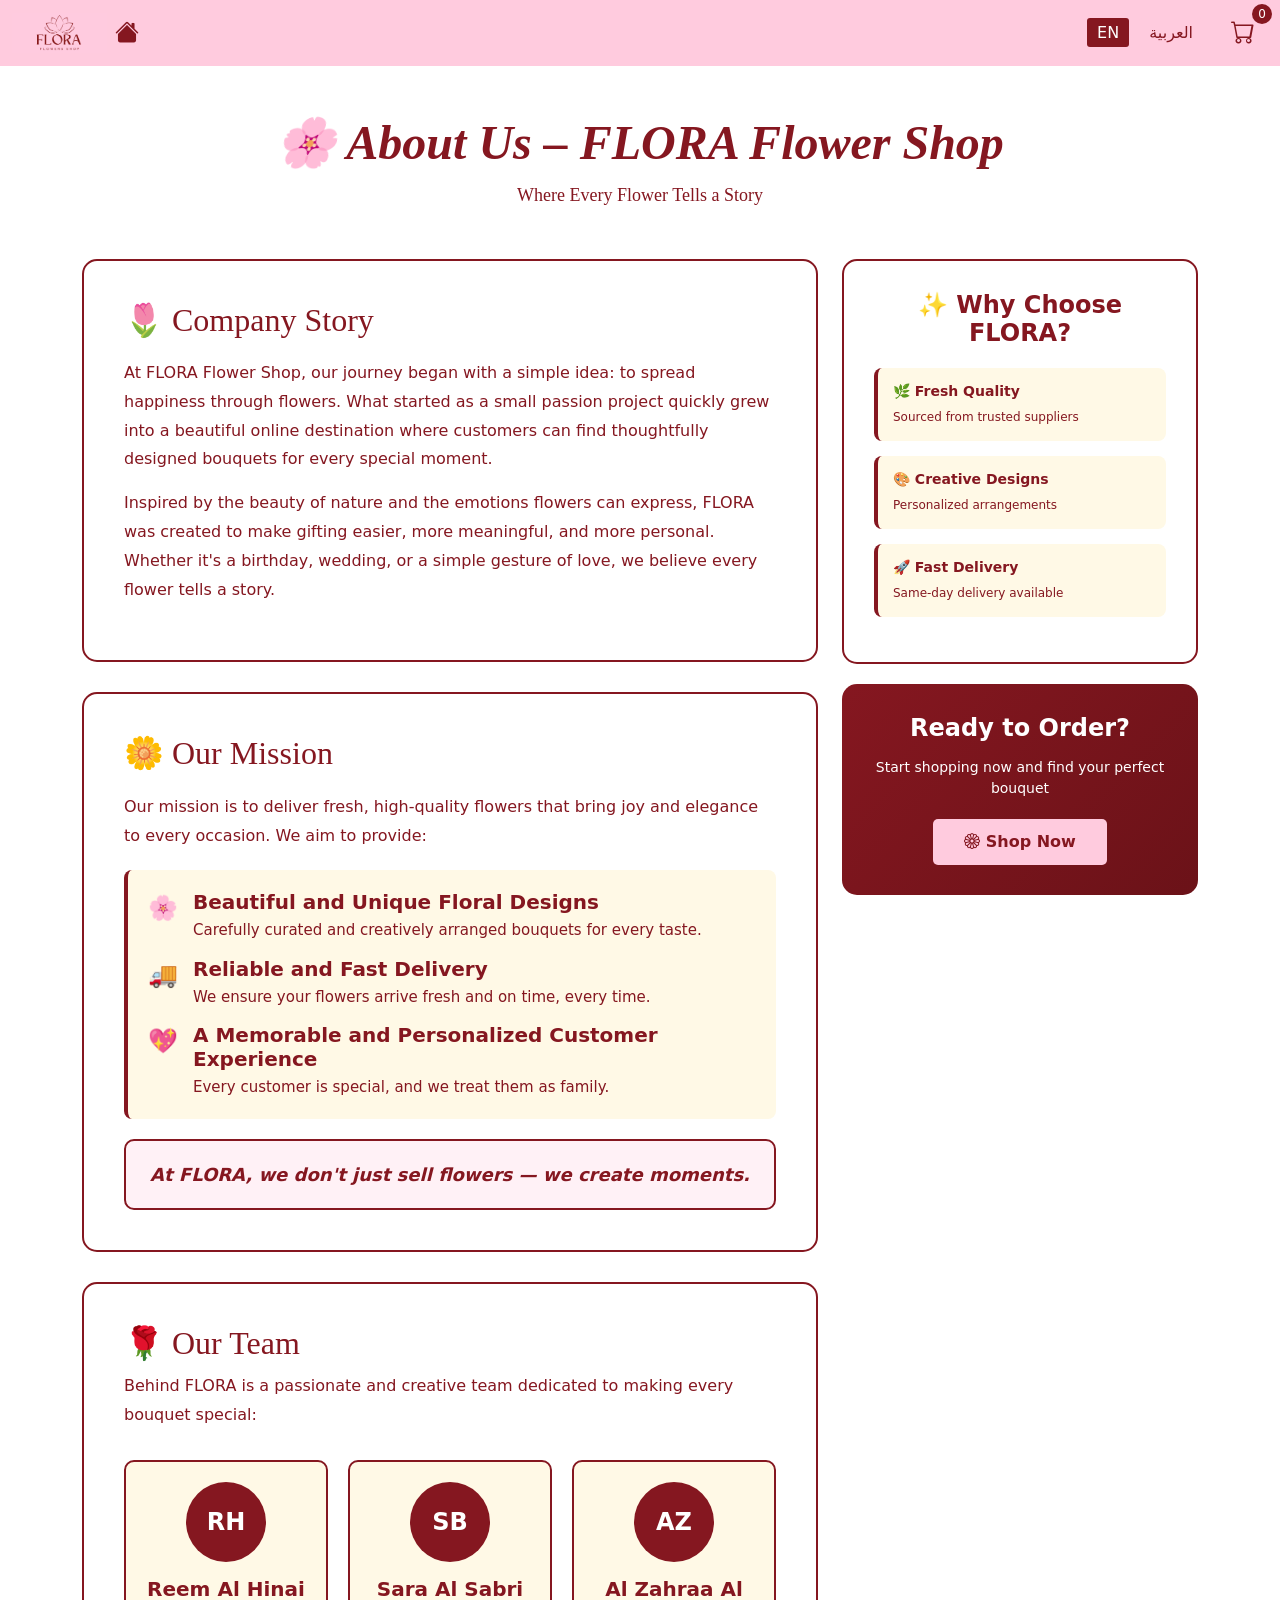
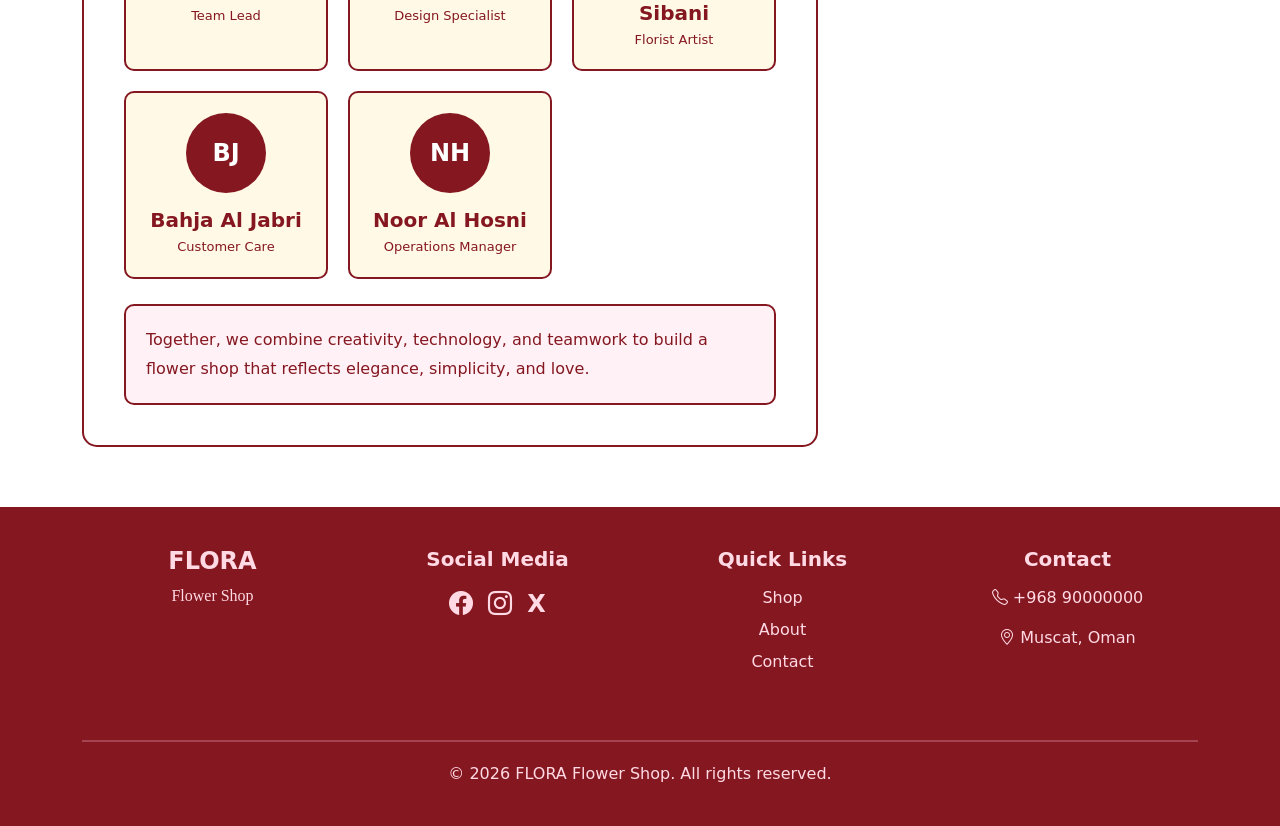
<file: flora-project/pages/about.html>
<!DOCTYPE html>
<html lang="en">
<head>
    <meta charset="UTF-8">
    <meta name="viewport" content="width=device-width, initial-scale=1.0">
    <title>About Us - FLORA Flower Shop</title>
    <link rel="stylesheet" href="../css/style.css">
    <link href="https://cdn.jsdelivr.net/npm/bootstrap@5.3.0/dist/css/bootstrap.min.css" rel="stylesheet">
    <link rel="stylesheet" href="https://cdn.jsdelivr.net/npm/bootstrap-icons@1.10.5/font/bootstrap-icons.css">
</head>

<body class="en">

<!-- NAVBAR -->
<nav class="navbar navbar-expand-lg sticky-top flora-navbar">
    <div class="container-fluid">
        <a class="navbar-brand flora-brand" href="index.html">
    <img src="imgs/Red Simple Flowers Shop Logo.png" alt="FLORA" class="flora-brand-logo">
    <i class="bi bi-house-fill flora-home-icon"></i>
       </a>
        <div class="flora-nav-tools">
            <div>
                <span id="langEN" onclick="switchLanguage('EN')" class="flora-lang-toggle flora-lang-en">EN</span>
                <span id="langAR" onclick="switchLanguage('AR')" class="flora-lang-toggle flora-lang-ar">العربية</span>
            </div>
            <button onclick="openCart()" class="btn flora-icon-btn" aria-label="Open shopping cart" title="Open shopping cart">
                <i class="bi bi-cart flora-cart-icon"></i>
                <span id="cartCount" class="flora-cart-badge">0</span>
            </button>
        </div>
    </div>
</nav>

<!-- MAIN CONTENT -->
<div class="container mt-5 mb-5">
    <!-- PAGE TITLE -->
    <div style="text-align: center; margin-bottom: 50px;">
        <h1 style="color: #851720; font-style: italic; font-family: 'Times New Roman', Times, serif; font-size: 48px; font-weight: bold; margin-bottom: 10px;" data-en="🌸 About Us – FLORA Flower Shop" data-ar="🌸 من نحن - متجر فلورا للزهور">
            🌸 About Us – FLORA Flower Shop
        </h1>
        <p style="color: #851720; font-size: 18px; font-family: 'Times New Roman', Times, serif;" data-en="Where Every Flower Tells a Story" data-ar="حيث تحكي كل زهرة قصة">Where Every Flower Tells a Story</p>
    </div>

    <div class="row">
        <!-- LEFT SIDE - CONTACT FORM -->
        <div class="col-lg-8">
            <div class="card" style="border: 2px solid #851720; border-radius: 15px; overflow: hidden;">
                <div class="card-body" style="padding: 40px;">
                    <h2 style="color: #851720; font-family: 'Times New Roman', Times, serif; font-size: 32px; margin-bottom: 20px; display: flex; align-items: center; gap: 10px;" data-en="🌷 Company Story" data-ar="🌷 قصتنا">
                        🌷 Company Story
                    </h2>
                    <p style="color: #851720; font-size: 16px; line-height: 1.8; margin-bottom: 15px;" data-en="At FLORA Flower Shop, our journey began with a simple idea: to spread happiness through flowers. What started as a small passion project quickly grew into a beautiful online destination where customers can find thoughtfully designed bouquets for every special moment." data-ar="في متجر فلورا للزهور، بدأت رحلتنا بفكرة بسيطة: نشر السعادة من خلال الزهور. بدأ كمشروع شغف صغير وتطور بسرعة إلى وجهة جميلة على الإنترنت حيث يمكن للعملاء العثور على باقات مدروسة بعناية لكل لحظة خاصة.">
                        At FLORA Flower Shop, our journey began with a simple idea: to spread happiness through flowers. What started as a small passion project quickly grew into a beautiful online destination where customers can find thoughtfully designed bouquets for every special moment.
                    </p>
                    <p style="color: #851720; font-size: 16px; line-height: 1.8;" data-en="Inspired by the beauty of nature and the emotions flowers can express, FLORA was created to make gifting easier, more meaningful, and more personal. Whether it's a birthday, wedding, or a simple gesture of love, we believe every flower tells a story." data-ar="مستوحاة من جمال الطبيعة والمشاعر التي تعبر عنها الزهور، تم إنشاء فلورا لجعل الهدايا أسهل وأكثر معنى وأكثر شخصية. سواء كان عي�� ميلاد أو زفاف أو إيماءة بسيطة من الحب، نعتقد أن كل زهرة تحكي قصة.">
                        Inspired by the beauty of nature and the emotions flowers can express, FLORA was created to make gifting easier, more meaningful, and more personal. Whether it's a birthday, wedding, or a simple gesture of love, we believe every flower tells a story.
                    </p>
                </div>
            </div>

            <!-- OUR MISSION SECTION -->
            <div class="card" style="border: 2px solid #851720; border-radius: 15px; overflow: hidden; margin-top: 30px;">
                <div class="card-body" style="padding: 40px;">
                    <h2 style="color: #851720; font-family: 'Times New Roman', Times, serif; font-size: 32px; margin-bottom: 20px; display: flex; align-items: center; gap: 10px;" data-en="🌼 Our Mission" data-ar="🌼 مهمتنا">
                        🌼 Our Mission
                    </h2>
                    <p style="color: #851720; font-size: 16px; line-height: 1.8; margin-bottom: 20px;" data-en="Our mission is to deliver fresh, high-quality flowers that bring joy and elegance to every occasion. We aim to provide:" data-ar="مهمتنا هي توصيل زهور طازجة وعالية الجودة تجلب الفرح والأناقة إلى كل مناسبة. نهدف إلى توفير:">
                        Our mission is to deliver fresh, high-quality flowers that bring joy and elegance to every occasion. We aim to provide:
                    </p>

                    <div style="background-color: #fff9e6; border-left: 4px solid #851720; padding: 20px; border-radius: 8px;">
                        <div style="display: flex; align-items: flex-start; gap: 15px; margin-bottom: 15px;">
                            <span style="font-size: 24px;">🌸</span>
                            <div>
                                <h5 style="color: #851720; font-weight: bold; margin-bottom: 5px;" data-en="Beautiful and Unique Floral Designs" data-ar="تصميمات زهرية جميلة وفريدة">Beautiful and Unique Floral Designs</h5>
                                <p style="color: #851720; margin: 0; font-size: 15px;" data-en="Carefully curated and creatively arranged bouquets for every taste." data-ar="باقات منتقاة بعناية وترتيب إبداعي لكل ذوق.">Carefully curated and creatively arranged bouquets for every taste.</p>
                            </div>
                        </div>

                        <div style="display: flex; align-items: flex-start; gap: 15px; margin-bottom: 15px;">
                            <span style="font-size: 24px;">🚚</span>
                            <div>
                                <h5 style="color: #851720; font-weight: bold; margin-bottom: 5px;" data-en="Reliable and Fast Delivery" data-ar="التسليم الموثوق والسريع">Reliable and Fast Delivery</h5>
                                <p style="color: #851720; margin: 0; font-size: 15px;" data-en="We ensure your flowers arrive fresh and on time, every time." data-ar="نضمن وصول زهورك طازجة وفي الوقت المحدد، في كل مرة.">We ensure your flowers arrive fresh and on time, every time.</p>
                            </div>
                        </div>

                        <div style="display: flex; align-items: flex-start; gap: 15px;">
                            <span style="font-size: 24px;">💖</span>
                            <div>
                                <h5 style="color: #851720; font-weight: bold; margin-bottom: 5px;" data-en="A Memorable and Personalized Customer Experience" data-ar="تجربة عميل لا تُنسى وشخصية">A Memorable and Personalized Customer Experience</h5>
                                <p style="color: #851720; margin: 0; font-size: 15px;" data-en="Every customer is special, and we treat them as family." data-ar="كل عميل خاص، ونتعامل معه كعائلة.">Every customer is special, and we treat them as family.</p>
                            </div>
                        </div>
                    </div>

                    <div style="background-color: #fff1f6; border: 2px solid #851720; border-radius: 10px; padding: 20px; margin-top: 20px; text-align: center;">
                        <p style="color: #851720; font-size: 18px; font-weight: bold; margin: 0; font-style: italic;" data-en="At FLORA, we don't just sell flowers — we create moments." data-ar="في فلورا، نحن لا نبيع الزهور فقط - نحن ننشئ لحظات.">
                            At FLORA, we don't just sell flowers — we create moments.
                        </p>
                    </div>
                </div>
            </div>

            <!-- OUR TEAM SECTION -->
            <div class="card" style="border: 2px solid #851720; border-radius: 15px; overflow: hidden; margin-top: 30px;">
                <div class="card-body" style="padding: 40px;">
                    <h2 style="color: #851720; font-family: 'Times New Roman', Times, serif; font-size: 32px; margin-bottom: 10px; display: flex; align-items: center; gap: 10px;" data-en="🌹 Our Team" data-ar="🌹 فريقنا">
                        🌹 Our Team
                    </h2>
                    <p style="color: #851720; font-size: 16px; line-height: 1.8; margin-bottom: 30px;" data-en="Behind FLORA is a passionate and creative team dedicated to making every bouquet special:" data-ar="خلف فلورا يقف فريق مشغوف وإبداعي مكرس لجعل كل باقة خاصة:">
                        Behind FLORA is a passionate and creative team dedicated to making every bouquet special:
                    </p>

                    <!-- Team Members -->
                    <div style="display: grid; grid-template-columns: repeat(auto-fit, minmax(150px, 1fr)); gap: 20px; margin-bottom: 25px;">
                        <div style="background-color: #fff9e6; border: 2px solid #851720; border-radius: 10px; padding: 20px; text-align: center;">
                            <div style="width: 80px; height: 80px; background-color: #851720; border-radius: 50%; margin: 0 auto 15px; display: flex; align-items: center; justify-content: center; color: white; font-weight: bold; font-size: 24px;">RH</div>
                            <h5 style="color: #851720; font-weight: bold; margin-bottom: 5px;">Reem Al Hinai</h5>
                            <p style="color: #851720; font-size: 13px; margin: 0;">Team Lead</p>
                        </div>

                        <div style="background-color: #fff9e6; border: 2px solid #851720; border-radius: 10px; padding: 20px; text-align: center;">
                            <div style="width: 80px; height: 80px; background-color: #851720; border-radius: 50%; margin: 0 auto 15px; display: flex; align-items: center; justify-content: center; color: white; font-weight: bold; font-size: 24px;">SB</div>
                            <h5 style="color: #851720; font-weight: bold; margin-bottom: 5px;">Sara Al Sabri</h5>
                            <p style="color: #851720; font-size: 13px; margin: 0;">Design Specialist</p>
                        </div>

                        <div style="background-color: #fff9e6; border: 2px solid #851720; border-radius: 10px; padding: 20px; text-align: center;">
                            <div style="width: 80px; height: 80px; background-color: #851720; border-radius: 50%; margin: 0 auto 15px; display: flex; align-items: center; justify-content: center; color: white; font-weight: bold; font-size: 24px;">AZ</div>
                            <h5 style="color: #851720; font-weight: bold; margin-bottom: 5px;">Al Zahraa Al Sibani</h5>
                            <p style="color: #851720; font-size: 13px; margin: 0;">Florist Artist</p>
                        </div>

                        <div style="background-color: #fff9e6; border: 2px solid #851720; border-radius: 10px; padding: 20px; text-align: center;">
                            <div style="width: 80px; height: 80px; background-color: #851720; border-radius: 50%; margin: 0 auto 15px; display: flex; align-items: center; justify-content: center; color: white; font-weight: bold; font-size: 24px;">BJ</div>
                            <h5 style="color: #851720; font-weight: bold; margin-bottom: 5px;">Bahja Al Jabri</h5>
                            <p style="color: #851720; font-size: 13px; margin: 0;">Customer Care</p>
                        </div>

                        <div style="background-color: #fff9e6; border: 2px solid #851720; border-radius: 10px; padding: 20px; text-align: center;">
                            <div style="width: 80px; height: 80px; background-color: #851720; border-radius: 50%; margin: 0 auto 15px; display: flex; align-items: center; justify-content: center; color: white; font-weight: bold; font-size: 24px;">NH</div>
                            <h5 style="color: #851720; font-weight: bold; margin-bottom: 5px;">Noor Al Hosni</h5>
                            <p style="color: #851720; font-size: 13px; margin: 0;">Operations Manager</p>
                        </div>
                    </div>

                    <div style="background-color: #fff1f6; border: 2px solid #851720; border-radius: 10px; padding: 20px;">
                        <p style="color: #851720; font-size: 16px; line-height: 1.8; margin: 0;" data-en="Together, we combine creativity, technology, and teamwork to build a flower shop that reflects elegance, simplicity, and love." data-ar="معاً، نجمع الإبداع والتكنولوجيا والعمل الجماعي لبناء متجر زهور يعكس الأناقة والبساطة والحب.">
                            Together, we combine creativity, technology, and teamwork to build a flower shop that reflects elegance, simplicity, and love.
                        </p>
                    </div>
                </div>
            </div>
        </div>

        <!-- RIGHT SIDE - QUICK INFO -->
        <div class="col-lg-4">
            <!-- WHY CHOOSE US -->
            <div class="card" style="border: 2px solid #851720; border-radius: 15px; overflow: hidden; margin-bottom: 20px;">
                <div class="card-body" style="padding: 30px;">
                    <h4 style="color: #851720; font-weight: bold; margin-bottom: 20px; text-align: center;" data-en="✨ Why Choose FLORA?" data-ar="✨ لماذا تختار فلورا؟">
                        ✨ Why Choose FLORA?
                    </h4>

                    <div style="background-color: #fff9e6; border-left: 4px solid #851720; padding: 15px; border-radius: 8px; margin-bottom: 15px;">
                        <h6 style="color: #851720; font-weight: bold; margin-bottom: 8px; font-size: 14px;" data-en="🌿 Fresh Quality" data-ar="🌿 الجودة الطازجة">🌿 Fresh Quality</h6>
                        <p style="color: #851720; font-size: 12px; line-height: 1.5; margin: 0;" data-en="Sourced from trusted suppliers" data-ar="مصدر موثوق من الموردين الموثوقين">Sourced from trusted suppliers</p>
                    </div>

                    <div style="background-color: #fff9e6; border-left: 4px solid #851720; padding: 15px; border-radius: 8px; margin-bottom: 15px;">
                        <h6 style="color: #851720; font-weight: bold; margin-bottom: 8px; font-size: 14px;" data-en="🎨 Creative Designs" data-ar="🎨 تصاميم إبداعية">🎨 Creative Designs</h6>
                        <p style="color: #851720; font-size: 12px; line-height: 1.5; margin: 0;" data-en="Personalized arrangements" data-ar="ترتيبات شخصية">Personalized arrangements</p>
                    </div>

                    <div style="background-color: #fff9e6; border-left: 4px solid #851720; padding: 15px; border-radius: 8px; margin-bottom: 15px;">
                        <h6 style="color: #851720; font-weight: bold; margin-bottom: 8px; font-size: 14px;" data-en="🚀 Fast Delivery" data-ar="🚀 التسليم السريع">🚀 Fast Delivery</h6>
                        <p style="color: #851720; font-size: 12px; line-height: 1.5; margin: 0;" data-en="Same-day delivery available" data-ar="التسليم في نفس اليوم متاح">Same-day delivery available</p>
                    </div>
                </div>
            </div>

            <!-- CTA CARD -->
            <div style="background: linear-gradient(135deg, #851720 0%, #6b1218 100%); border-radius: 15px; padding: 30px; text-align: center; color: white;">
                <h3 style="font-size: 24px; font-weight: bold; margin-bottom: 15px;" data-en="Ready to Order?" data-ar="هل أنت مستعد للطلب؟">Ready to Order?</h3>
                <p style="font-size: 14px; margin-bottom: 20px;" data-en="Start shopping now and find your perfect bouquet" data-ar="ابدأ التسوق الآن وابحث عن باقتك المثالية">Start shopping now and find your perfect bouquet</p>
                <a href="shop.html" class="btn" style="background-color: #ffcbde; color: #851720; font-weight: 600; padding: 10px 30px; border-radius: 5px; text-decoration: none;">
                    <i class="bi bi-flower1"></i> <span data-en="Shop Now" data-ar="تسوق الآن">Shop Now</span>
                </a>
            </div>
        </div>
    </div>
</div>

<!-- FOOTER -->
<footer style="background-color: #851720; padding: 40px 0; margin-top: 60px;">
    <div class="container">
        <div class="row text-center" style="text-align: center; color: #FFDAE4;">
            <div class="col-md-3" style="margin-bottom: 20px;">
                <h4 style="color: #FFDAE4; font-weight: bold; font-size: 24px;">FLORA</h4>
                <p style="color: #FFDAE4; font-family: 'Times New Roman', Times, serif;">Flower Shop</p>
            </div>
            <div class="col-md-3" style="margin-bottom: 20px; color: #FFDAE4;">
                <h5 style="color: #FFDAE4; font-weight: bold; margin-bottom: 15px;" data-en="Social Media" data-ar="وسائل التواصل الاجتماعي">Social Media</h5>
                <div style="display: flex; gap: 15px; justify-content: center; font-size: 24px;">
                    <a href="#" style="color: #FFDAE4; text-decoration: none;" aria-label="Facebook" title="Facebook"><i class="bi bi-facebook"></i></a>
                    <a href="#" style="color: #FFDAE4; text-decoration: none;" aria-label="Instagram" title="Instagram"><i class="bi bi-instagram"></i></a>
                    <a href="#" style="color: #FFDAE4; text-decoration: none; font-weight: bold;">X</a>
                </div>
            </div>
            <div class="col-md-3" style="margin-bottom: 20px; color: #FFDAE4;">
                <h5 style="color: #FFDAE4; font-weight: bold; margin-bottom: 15px;" data-en="Quick Links" data-ar="روابط سريعة">Quick Links</h5>
                <ul style="list-style: none; padding: 0;">
                    <li style="margin-bottom: 8px;"><a href="shop.html" style="color: #FFDAE4; text-decoration: none;" data-en="Shop" data-ar="المتجر">Shop</a></li>
                    <li style="margin-bottom: 8px;"><a href="about.html" style="color: #FFDAE4; text-decoration: none;" data-en="About" data-ar="من نحن">About</a></li>
                    <li style="margin-bottom: 8px;"><a href="contact.html" style="color: #FFDAE4; text-decoration: none;" data-en="Contact" data-ar="اتصل بنا">Contact</a></li>
                </ul>
            </div>
            <div class="col-md-3" style="margin-bottom: 20px; color: #FFDAE4;">
                <h5 style="color: #FFDAE4; font-weight: bold; margin-bottom: 15px;" data-en="Contact" data-ar="اتصل بنا">Contact</h5>
                <p style="color: #FFDAE4;"><i class="bi bi-telephone"></i> +968 90000000</p>
                <p style="color: #FFDAE4;"><i class="bi bi-geo-alt"></i> Muscat, Oman</p>
            </div>
        </div>
        <hr style="border: 1px solid #ffcbde; margin-top: 30px;">
        <div class="row text-center" style="color: #FFDAE4; margin-top: 20px;">
            <div class="col-12">
                <p style="color: #FFDAE4; margin: 0;" data-en="&copy; 2026 FLORA Flower Shop. All rights reserved." data-ar="&copy; 2026 متجر فلورا للزهور. جميع الحقوق محفوظة.">&copy; 2026 FLORA Flower Shop. All rights reserved.</p>
            </div>
        </div>
    </div>
</footer>

<!-- CART MODAL -->
<div class="modal fade" id="cartModal" tabindex="-1">
    <div class="modal-dialog modal-lg">
        <div class="modal-content">
            <div class="modal-header" style="background-color: #851720; color: #ffcbde;">
                <h5 class="modal-title" data-en="Shopping Cart" data-ar="سلة التسوق">Shopping Cart</h5>
                <button type="button" class="btn-close" data-bs-dismiss="modal" aria-label="Close" title="Close"></button>
            </div>
            <div class="modal-body" style="padding: 30px;">
                <div id="cartItems" style="max-height: 400px; overflow-y: auto; margin-bottom: 20px;"></div>

                <hr style="border: 1px solid #ddd; margin: 20px 0;">

                <div style="background-color: #f9f9f9; border: 1px solid #ddd; border-radius: 8px; padding: 15px;">
                    <div style="display: flex; justify-content: space-between; margin-bottom: 10px; padding-bottom: 10px; border-bottom: 1px solid #ddd;">
                        <span style="color: #851720;" data-en="Subtotal:" data-ar="المجموع الفرعي:">Subtotal:</span>
                        <span id="subtotalPrice" style="color: #851720; font-weight: bold;">0 OMR</span>
                    </div>

                    <div style="display: flex; justify-content: space-between; margin-bottom: 10px; padding-bottom: 10px; border-bottom: 1px solid #ddd;">
                        <span style="color: #851720;" data-en="Delivery Fee:" data-ar="رسوم التوصيل:">Delivery Fee:</span>
                        <span id="deliveryFee" style="color: #851720; font-weight: bold;">5 OMR</span>
                    </div>

                    <div style="display: flex; justify-content: space-between; margin-top: 15px;">
                        <h5 style="color: #851720; margin: 0;" data-en="Total:" data-ar="الإجمالي:">Total:</h5>
                        <h5 id="cartTotal" style="color: #851720; font-weight: bold; margin: 0;">0 OMR</h5>
                    </div>
                </div>
            </div>
            <div class="modal-footer" style="border-top: 1px solid #ddd; padding: 20px;">
                <button type="button" class="btn btn-secondary" data-bs-dismiss="modal" data-en="Continue Shopping" data-ar="المتابعة في التسوق">Continue Shopping</button>
                <button onclick="goToCheckout()" class="btn" style="background-color: #851720; color: #ffcbde; font-weight: 600;" data-en="Proceed to Checkout" data-ar="المتابعة إلى الدفع">Proceed to Checkout</button>
            </div>
        </div>
    </div>
</div>

<!-- CHECKOUT MODAL -->
<div class="modal fade" id="checkoutModal" tabindex="-1">
    <div class="modal-dialog modal-lg">
        <div class="modal-content">
            <div class="modal-header" style="background-color: #851720; color: #ffcbde;">
                <h5 class="modal-title" data-en="Checkout" data-ar="الدفع">Checkout</h5>
                <button type="button" class="btn-close" data-bs-dismiss="modal" aria-label="Close" title="Close"></button>
            </div>
            <div class="modal-body" style="padding: 30px;">
                
                <h6 style="color: #851720; font-weight: bold; margin-bottom: 15px; border-bottom: 2px solid #851720; padding-bottom: 10px;" data-en="📍 Delivery Address" data-ar="📍 عنوان التسليم">📍 Delivery Address</h6>

                <div class="mb-3">
                    <label for="deliveryName" style="color: #851720; font-weight: bold; display: block; margin-bottom: 8px;" data-en="Recipient Name *" data-ar="اسم المستقبل *">Recipient Name *</label>
                    <input type="text" class="form-control" id="deliveryName" placeholder="Enter recipient name" required style="border: 2px solid #851720; border-radius: 8px; padding: 10px;">
                </div>

                <div class="mb-3">
                    <label for="deliveryPhone" style="color: #851720; font-weight: bold; display: block; margin-bottom: 8px;" data-en="Recipient Phone *" data-ar="هاتف المستقبل *">Recipient Phone *</label>
                    <input type="tel" class="form-control" id="deliveryPhone" placeholder="+968 90000000" required style="border: 2px solid #851720; border-radius: 8px; padding: 10px;">
                </div>

                <div class="mb-3">
                    <label for="deliveryAddress" style="color: #851720; font-weight: bold; display: block; margin-bottom: 8px;" data-en="Street Address *" data-ar="عنوان الشارع *">Street Address *</label>
                    <input type="text" class="form-control" id="deliveryAddress" placeholder="Enter street address" required style="border: 2px solid #851720; border-radius: 8px; padding: 10px;">
                </div>

                <div class="row">
                    <div class="col-md-6 mb-3">
                        <label for="deliveryCity" style="color: #851720; font-weight: bold; display: block; margin-bottom: 8px;" data-en="City *" data-ar="المدينة *">City *</label>
                        <input type="text" class="form-control" id="deliveryCity" placeholder="Muscat" required style="border: 2px solid #851720; border-radius: 8px; padding: 10px;">
                    </div>
                    <div class="col-md-6 mb-3">
                        <label for="deliveryPostal" style="color: #851720; font-weight: bold; display: block; margin-bottom: 8px;" data-en="Postal Code *" data-ar="الرمز البريدي *">Postal Code *</label>
                        <input type="text" class="form-control" id="deliveryPostal" placeholder="e.g., 100" required style="border: 2px solid #851720; border-radius: 8px; padding: 10px;">
                    </div>
                </div>

                <hr style="border: 1px solid #ddd; margin: 20px 0;">

                <h6 style="color: #851720; font-weight: bold; margin-bottom: 15px; border-bottom: 2px solid #851720; padding-bottom: 10px;" data-en="💳 Payment Method" data-ar="💳 طريقة الدفع">💳 Payment Method</h6>

                <div class="mb-3">
                    <div class="form-check mb-3">
                        <input class="form-check-input" type="radio" name="paymentMethod" id="creditCard" value="creditCard" checked onchange="toggleCardDetails()" style="accent-color: #851720;">
                        <label class="form-check-label" for="creditCard" style="color: #851720; font-weight: 500;" data-en="Credit/Debit Card" data-ar="بطاقة ائتمان/خصم">Credit/Debit Card</label>
                    </div>

                    <div class="form-check mb-3">
                        <input class="form-check-input" type="radio" name="paymentMethod" id="bankTransfer" value="bankTransfer" onchange="toggleCardDetails()" style="accent-color: #851720;">
                        <label class="form-check-label" for="bankTransfer" style="color: #851720; font-weight: 500;" data-en="Bank Transfer" data-ar="تحويل بنكي">Bank Transfer</label>
                    </div>

                    <div class="form-check mb-3">
                        <input class="form-check-input" type="radio" name="paymentMethod" id="cashOnDelivery" value="cashOnDelivery" onchange="toggleCardDetails()" style="accent-color: #851720;">
                        <label class="form-check-label" for="cashOnDelivery" style="color: #851720; font-weight: 500;" data-en="Cash on Delivery" data-ar="الدفع عند التسليم">Cash on Delivery</label>
                    </div>
                </div>

                <div id="cardDetails" style="background-color: #fff9e6; border: 1px solid #851720; border-radius: 8px; padding: 15px;">
                    <div class="mb-3">
                        <label for="cardName" style="color: #851720; font-weight: bold; display: block; margin-bottom: 8px;" data-en="Cardholder Name *" data-ar="اسم صاحب البطاقة *">Cardholder Name *</label>
                        <input type="text" class="form-control" id="cardName" placeholder="John Doe" style="border: 1px solid #851720; border-radius: 5px; padding: 8px;">
                    </div>

                    <div class="mb-3">
                        <label for="cardNumber" style="color: #851720; font-weight: bold; display: block; margin-bottom: 8px;" data-en="Card Number *" data-ar="رقم البطاقة *">Card Number *</label>
                        <input type="text" class="form-control" id="cardNumber" placeholder="1234 5678 9012 3456" maxlength="19" style="border: 1px solid #851720; border-radius: 5px; padding: 8px;">
                    </div>

                    <div class="row">
                        <div class="col-md-6 mb-3">
                            <label for="cardExpiry" style="color: #851720; font-weight: bold; display: block; margin-bottom: 8px;" data-en="Expiry Date *" data-ar="تاريخ الانتهاء *">Expiry Date *</label>
                            <input type="text" class="form-control" id="cardExpiry" placeholder="MM/YY" maxlength="5" style="border: 1px solid #851720; border-radius: 5px; padding: 8px;">
                        </div>
                        <div class="col-md-6 mb-3">
                            <label for="cardCVV" style="color: #851720; font-weight: bold; display: block; margin-bottom: 8px;" data-en="CVV *" data-ar="CVV *">CVV *</label>
                            <input type="text" class="form-control" id="cardCVV" placeholder="123" maxlength="3" style="border: 1px solid #851720; border-radius: 5px; padding: 8px;">
                        </div>
                    </div>
                </div>

                <hr style="border: 1px solid #ddd; margin: 20px 0;">

                <div style="background-color: #f9f9f9; border: 1px solid #ddd; border-radius: 8px; padding: 15px;">
                    <p style="color: #851720; margin: 0; font-weight: bold; margin-bottom: 10px;" data-en="Order Total:" data-ar="إجمالي الطلب:">Order Total:</p>
                    <h4 id="checkoutTotal" style="color: #851720; font-weight: bold; margin: 0;">0 OMR</h4>
                </div>
            </div>
            <div class="modal-footer" style="border-top: 1px solid #ddd; padding: 20px;">
                <button type="button" class="btn btn-secondary" data-bs-dismiss="modal" data-en="Back to Cart" data-ar="العودة إلى السلة">Back to Cart</button>
                <button onclick="placeOrder()" class="btn" style="background-color: #851720; color: #ffcbde; font-weight: 600;" data-en="Place Order" data-ar="تقديم الطلب">Place Order</button>
            </div>
        </div>
    </div>
</div>

<script src="https://cdn.jsdelivr.net/npm/bootstrap@5.3.0/dist/js/bootstrap.bundle.min.js"></script>
<script src="js/shared-commerce.js"></script>

<script>
let cart = [];
let currentLanguage = 'EN';

document.addEventListener('DOMContentLoaded', function() {
    loadCart();
    updateCartBadge();
});

function loadCart() {
    cart = FloraSharedCommerce.loadCart();
}

function saveCart() {
    FloraSharedCommerce.saveCart(cart);
}

function updateCartBadge() {
    FloraSharedCommerce.updateCartBadge('cartCount', cart.length);
}

function switchLanguage(lang) {
    currentLanguage = lang;
    const langEN = document.getElementById('langEN');
    const langAR = document.getElementById('langAR');
    const body = document.body;

    if (lang === 'EN') {
        langEN.style.backgroundColor = '#851720';
        langEN.style.color = '#fff';
        langAR.style.backgroundColor = '#ffcbde';
        langAR.style.color = '#851720';
        body.classList.remove('ar');
        body.classList.add('en');
    } else {
        langAR.style.backgroundColor = '#851720';
        langAR.style.color = '#fff';
        langEN.style.backgroundColor = '#ffcbde';
        langEN.style.color = '#851720';
        body.classList.remove('en');
        body.classList.add('ar');
    }

    updateLanguage(lang);
}

function updateLanguage(lang) {
    const elements = document.querySelectorAll('[data-en][data-ar]');
    elements.forEach(el => {
        if (lang === 'EN') {
            el.textContent = el.getAttribute('data-en');
        } else {
            el.textContent = el.getAttribute('data-ar');
        }
    });
}

function openCart() {
    displayCartItems();
    new bootstrap.Modal(document.getElementById('cartModal')).show();
}

function displayCartItems() {
    const list = document.getElementById('cartItems');
    
    if (cart.length === 0) {
        list.innerHTML = '<p style="color: #851720; text-align: center;">Your cart is empty</p>';
        updatePrices();
        return;
    }

    list.innerHTML = cart.map((item, index) => `
        <div style="background: #fff; border: 1px solid #ddd; border-radius: 8px; padding: 15px; margin-bottom: 15px; display: flex; justify-content: space-between; align-items: center;">
            <div style="flex-grow: 1;">
                <p style="margin: 0; color: #851720; font-weight: 500;">${item.name}</p>
                <p style="margin: 5px 0 0 0; color: #851720; font-weight: bold;">${item.price} OMR</p>
            </div>
            <button onclick="removeFromCart(${index})" style="background: #dc3545; color: white; border: none; padding: 8px 12px; border-radius: 5px; cursor: pointer;">✕</button>
        </div>
    `).join('');

    updatePrices();
}

function removeFromCart(index) {
    cart.splice(index, 1);
    saveCart();
    updateCartBadge();
    displayCartItems();
}

function updatePrices() {
    const subtotal = cart.reduce((sum, item) => sum + item.price, 0);
    const delivery = subtotal > 25 ? 0 : 5;
    const total = subtotal + delivery;

    document.getElementById('subtotalPrice').textContent = subtotal.toFixed(2) + ' OMR';
    document.getElementById('deliveryFee').textContent = (delivery === 0 ? 'FREE' : delivery) + (delivery === 0 ? '' : ' OMR');
    document.getElementById('cartTotal').textContent = total.toFixed(2) + ' OMR';
}

function goToCheckout() {
    if (cart.length === 0) {
        alert('Your cart is empty!');
        return;
    }
    
    const subtotal = cart.reduce((sum, item) => sum + item.price, 0);
    const delivery = subtotal > 25 ? 0 : 5;
    const total = subtotal + delivery;
    
    document.getElementById('checkoutTotal').textContent = total.toFixed(2) + ' OMR';
    
    bootstrap.Modal.getInstance(document.getElementById('cartModal')).hide();
    new bootstrap.Modal(document.getElementById('checkoutModal')).show();
}

function toggleCardDetails() {
    const details = document.getElementById('cardDetails');
    const method = document.querySelector('input[name="paymentMethod"]:checked');
    
    if (method && details) {
        details.style.display = method.value === 'creditCard' ? 'block' : 'none';
    }
}

function placeOrder() {
    const name = document.getElementById('deliveryName').value.trim();
    const phone = document.getElementById('deliveryPhone').value.trim();
    const address = document.getElementById('deliveryAddress').value.trim();
    const city = document.getElementById('deliveryCity').value.trim();
    const postal = document.getElementById('deliveryPostal').value.trim();

    if (!name || !phone || !address || !city || !postal) {
        alert('Please fill all delivery fields!');
        return;
    }

    const method = document.querySelector('input[name="paymentMethod"]:checked');
    if (!method) {
        alert('Please select a payment method!');
        return;
    }

    const result = FloraSharedCommerce.saveOrder({
        cart,
        deliveryInfo: {
            name,
            phone,
            address,
            city,
            postal
        },
        paymentMethod: method.value
    });

    alert(currentLanguage === 'EN' ? 
        `✅ Order Confirmed!\n\nOrder ID: ${result.orderId}\nTotal: ${result.total.toFixed(2)} OMR\nDelivery to: ${city}\n\nThank you for shopping with FLORA!` :
        `✅ تم تأكيد الطلب!\n\nرقم الطلب: ${result.orderId}\nالإجمالي: ${result.total.toFixed(2)} ريال عماني\nالتسليم إلى: ${city}\n\nشكراً لك على التسوق مع فلورا!`);
    
    cart = [];
    saveCart();
    updateCartBadge();
    
    document.getElementById('deliveryName').value = '';
    document.getElementById('deliveryPhone').value = '';
    document.getElementById('deliveryAddress').value = '';
    document.getElementById('deliveryCity').value = '';
    document.getElementById('deliveryPostal').value = '';
    
    bootstrap.Modal.getInstance(document.getElementById('checkoutModal')).hide();
}
</script>

</body>
</html>
</file>
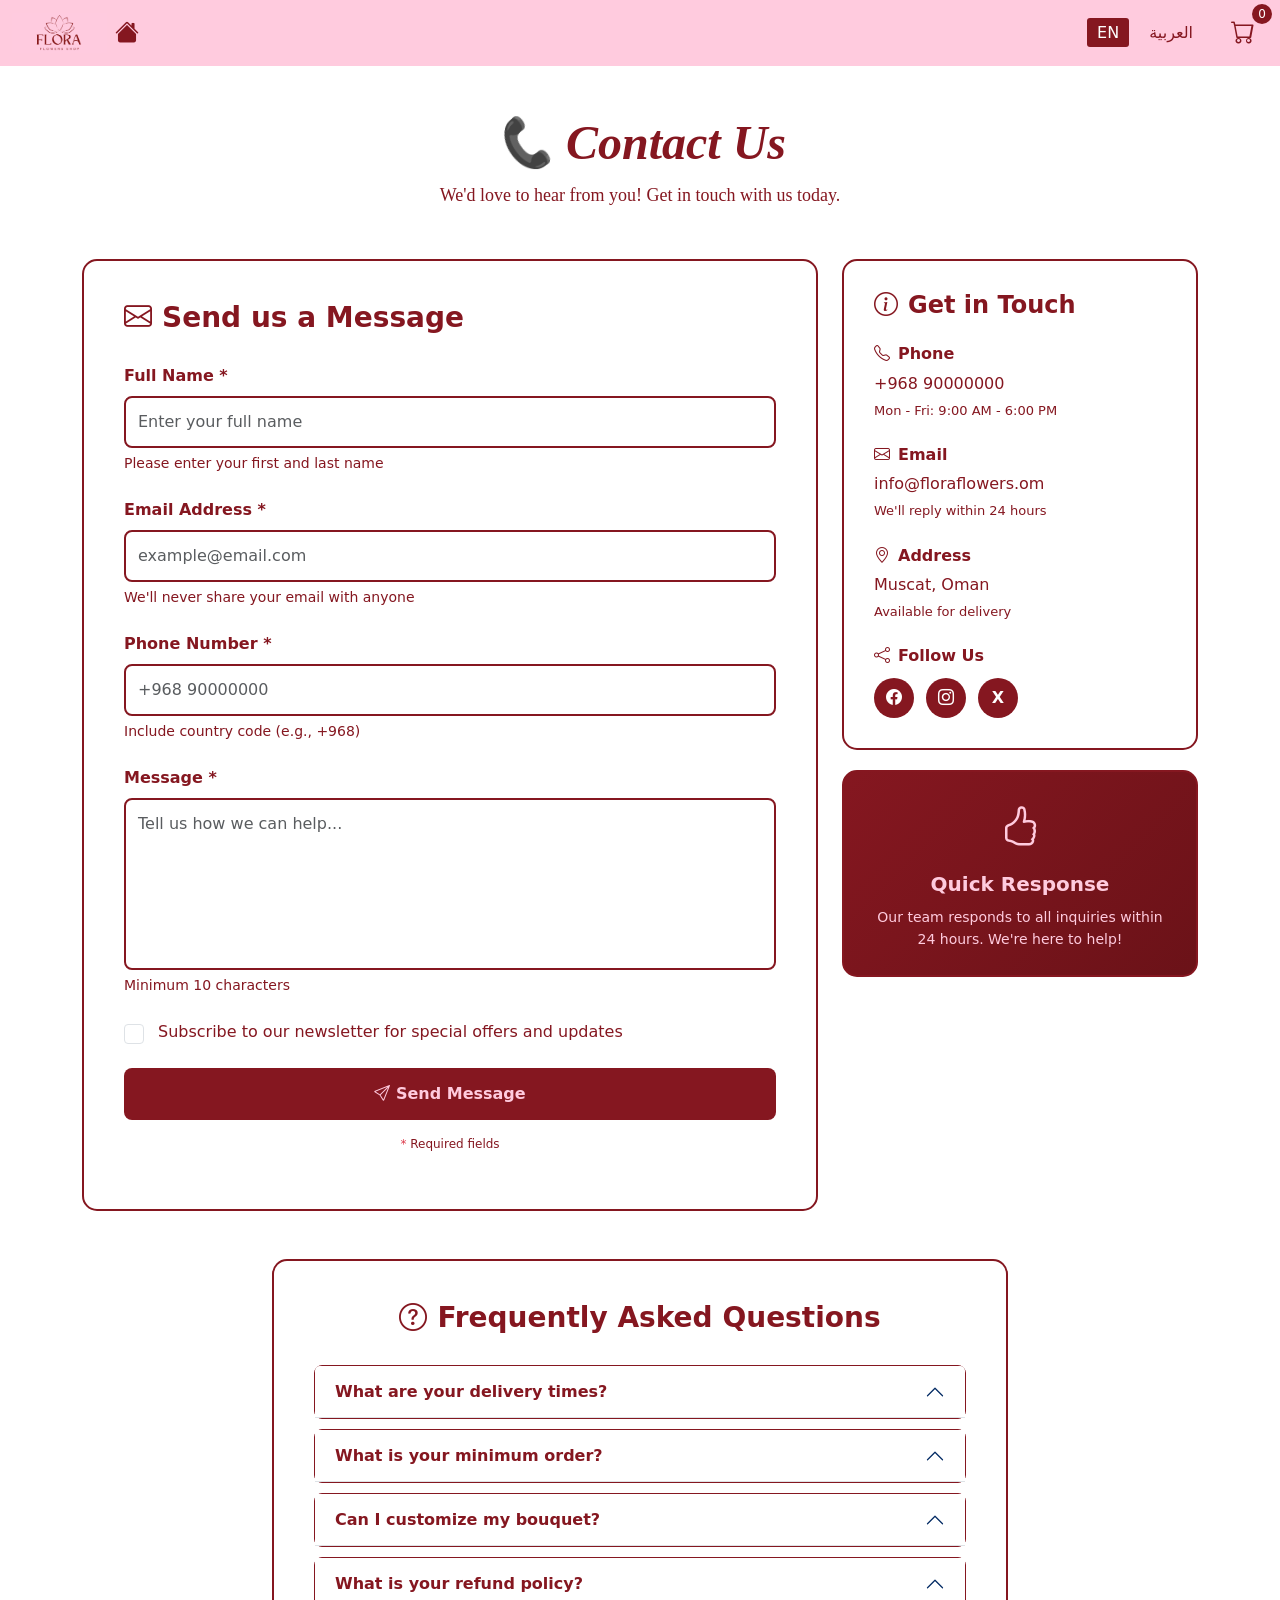
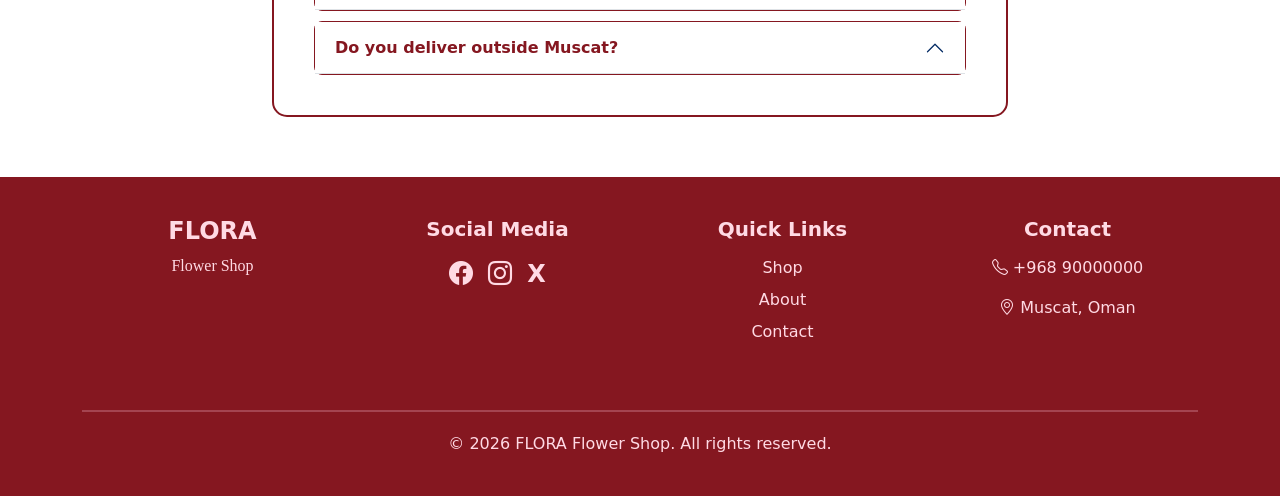
<file: flora-project/pages/contact.html>
<!DOCTYPE html>
<html lang="en">
<head>
    <meta charset="UTF-8">
    <meta name="viewport" content="width=device-width, initial-scale=1.0">
    <title>Contact Us - FLORA Flower Shop</title>
    <link rel="stylesheet" href="../css/style.css">
    <link href="https://cdn.jsdelivr.net/npm/bootstrap@5.3.0/dist/css/bootstrap.min.css" rel="stylesheet">
    <link rel="stylesheet" href="https://cdn.jsdelivr.net/npm/bootstrap-icons@1.10.5/font/bootstrap-icons.css">
</head>

<body class="en">

<!-- NAVBAR -->
<nav class="navbar navbar-expand-lg sticky-top flora-navbar">
    <div class="container-fluid">
        <a class="navbar-brand flora-brand" href="index.html">
    <img src="imgs/Red Simple Flowers Shop Logo.png" alt="FLORA" class="flora-brand-logo">
    <i class="bi bi-house-fill flora-home-icon"></i>
</a>
        <div class="flora-nav-tools">
            <div>
                <span id="langEN" onclick="switchLanguage('EN')" class="flora-lang-toggle flora-lang-en">EN</span>
                <span id="langAR" onclick="switchLanguage('AR')" class="flora-lang-toggle flora-lang-ar">العربية</span>
            </div>
            <button onclick="openCart()" class="btn flora-icon-btn" aria-label="Open shopping cart" title="Open shopping cart">
                <i class="bi bi-cart flora-cart-icon"></i>
                <span id="cartCount" class="flora-cart-badge">0</span>
            </button>
        </div>
    </div>
</nav>

<!-- MAIN CONTENT -->
<div class="container mt-5 mb-5">
    <!-- PAGE TITLE -->
    <div style="text-align: center; margin-bottom: 50px;">
        <h1 style="color: #851720; font-style: italic; font-family: 'Times New Roman', Times, serif; font-size: 48px; font-weight: bold; margin-bottom: 10px;" data-en="📞 Contact Us" data-ar="📞 اتصل بنا">
            📞 Contact Us
        </h1>
        <p style="color: #851720; font-size: 18px; font-family: 'Times New Roman', Times, serif;" data-en="We'd love to hear from you! Get in touch with us today." data-ar="نود أن نسمع منك! تواصل معنا اليوم.">We'd love to hear from you! Get in touch with us today.</p>
    </div>

    <div class="row">
        <!-- LEFT SIDE - CONTACT FORM -->
        <div class="col-lg-8">
            <div class="card" style="border: 2px solid #851720; border-radius: 15px; overflow: hidden;">
                <div class="card-body" style="padding: 40px;">
                    <h3 style="color: #851720; font-weight: bold; margin-bottom: 30px; display: flex; align-items: center; gap: 10px;" data-en="Send us a Message" data-ar="أرسل لنا رسالة">
                        <i class="bi bi-envelope" style="font-size: 28px;"></i> Send us a Message
                    </h3>

                    <form id="contactForm">
                        <!-- NAME FIELD -->
                        <div class="mb-4">
                            <label for="name" style="color: #851720; font-weight: bold; display: block; margin-bottom: 8px;" data-en="Full Name *" data-ar="الاسم الكامل *">Full Name *</label>
                            <input type="text" class="form-control" id="name" name="name" placeholder="Enter your full name" required style="border: 2px solid #851720; border-radius: 8px; padding: 12px; font-size: 16px;">
                            <small style="color: #851720; display: block; margin-top: 5px;" data-en="Please enter your first and last name" data-ar="يرجى إدخال الاسم الأول والأخير">Please enter your first and last name</small>
                        </div>

                        <!-- EMAIL FIELD -->
                        <div class="mb-4">
                            <label for="email" style="color: #851720; font-weight: bold; display: block; margin-bottom: 8px;" data-en="Email Address *" data-ar="عنوان البريد الإلكتروني *">Email Address *</label>
                            <input type="email" class="form-control" id="email" name="email" placeholder="example@email.com" required style="border: 2px solid #851720; border-radius: 8px; padding: 12px; font-size: 16px;">
                            <small style="color: #851720; display: block; margin-top: 5px;" data-en="We'll never share your email with anyone" data-ar="لن نشارك بريدك الإلكتروني مع أي شخص">We'll never share your email with anyone</small>
                        </div>

                        <!-- PHONE NUMBER FIELD -->
                        <div class="mb-4">
                            <label for="phone" style="color: #851720; font-weight: bold; display: block; margin-bottom: 8px;" data-en="Phone Number *" data-ar="رقم الهاتف *">Phone Number *</label>
                            <input type="tel" class="form-control" id="phone" name="phone" placeholder="+968 90000000" required style="border: 2px solid #851720; border-radius: 8px; padding: 12px; font-size: 16px;">
                            <small style="color: #851720; display: block; margin-top: 5px;" data-en="Include country code (e.g., +968)" data-ar="قم بتضمين رمز البلد (على سبيل المثال، +968)">Include country code (e.g., +968)</small>
                        </div>

                        <!-- MESSAGE FIELD -->
                        <div class="mb-4">
                            <label for="message" style="color: #851720; font-weight: bold; display: block; margin-bottom: 8px;" data-en="Message *" data-ar="الرسالة *">Message *</label>
                            <textarea class="form-control" id="message" name="message" rows="6" placeholder="Tell us how we can help..." required style="border: 2px solid #851720; border-radius: 8px; padding: 12px; font-size: 16px; resize: none;"></textarea>
                            <small style="color: #851720; display: block; margin-top: 5px;" data-en="Minimum 10 characters" data-ar="10 أحرف على الأقل">Minimum 10 characters</small>
                        </div>

                        <!-- CHECKBOX FOR NEWSLETTER -->
                        <div class="mb-4">
                            <div class="form-check">
                                <input class="form-check-input" type="checkbox" id="newsletter" name="newsletter" style="width: 20px; height: 20px; cursor: pointer; accent-color: #851720;">
                                <label class="form-check-label" for="newsletter" style="color: #851720; cursor: pointer; margin-left: 10px;" data-en="Subscribe to our newsletter for special offers and updates" data-ar="اشترك في نشرتنا الإخبارية للحصول على عروض خاصة وتحديثات">Subscribe to our newsletter for special offers and updates</label>
                            </div>
                        </div>

                        <!-- SUBMIT BUTTON -->
                        <button type="submit" class="btn w-100" style="background-color: #851720; color: #ffcbde; font-weight: 600; padding: 14px; font-size: 16px; border-radius: 8px; border: none; cursor: pointer; transition: all 0.3s ease;" data-en="Send Message" data-ar="إرسال الرسالة">
                            <i class="bi bi-send"></i> Send Message
                        </button>

                        <p style="color: #851720; font-size: 12px; margin-top: 15px; text-align: center;">
                            <span style="color: #dc3545;">*</span> <span data-en="Required fields" data-ar="الحقول المطلوبة">Required fields</span>
                        </p>
                    </form>
                </div>
            </div>
        </div>

        <!-- RIGHT SIDE - CONTACT INFO -->
        <div class="col-lg-4">
            <!-- CONTACT INFO CARD -->
            <div class="card" style="border: 2px solid #851720; border-radius: 15px; overflow: hidden; margin-bottom: 20px;">
                <div class="card-body" style="padding: 30px;">
                    <h4 style="color: #851720; font-weight: bold; margin-bottom: 25px; display: flex; align-items: center; gap: 10px;" data-en="Get in Touch" data-ar="تواصل معنا">
                        <i class="bi bi-info-circle" style="font-size: 24px;"></i> Get in Touch
                    </h4>

                    <!-- PHONE -->
                    <div style="margin-bottom: 25px;">
                        <h6 style="color: #851720; font-weight: bold; margin-bottom: 8px; display: flex; align-items: center; gap: 8px;" data-en="Phone" data-ar="الهاتف">
                            <i class="bi bi-telephone" style="color: #851720;"></i> Phone
                        </h6>
                        <p style="color: #851720; margin: 0; font-size: 16px;">+968 90000000</p>
                        <p style="color: #851720; margin: 5px 0 0 0; font-size: 13px;" data-en="Mon - Fri: 9:00 AM - 6:00 PM" data-ar="الإثنين - الجمعة: 9:00 صباحاً - 6:00 مساءً">Mon - Fri: 9:00 AM - 6:00 PM</p>
                    </div>

                    <!-- EMAIL -->
                    <div style="margin-bottom: 25px;">
                        <h6 style="color: #851720; font-weight: bold; margin-bottom: 8px; display: flex; align-items: center; gap: 8px;" data-en="Email" data-ar="البريد الإلكتروني">
                            <i class="bi bi-envelope" style="color: #851720;"></i> Email
                        </h6>
                        <p style="color: #851720; margin: 0; font-size: 16px;">info@floraflowers.om</p>
                        <p style="color: #851720; margin: 5px 0 0 0; font-size: 13px;" data-en="We'll reply within 24 hours" data-ar="سنرد في غضون 24 ساعة">We'll reply within 24 hours</p>
                    </div>

                    <!-- ADDRESS -->
                    <div style="margin-bottom: 25px;">
                        <h6 style="color: #851720; font-weight: bold; margin-bottom: 8px; display: flex; align-items: center; gap: 8px;" data-en="Address" data-ar="العنوان">
                            <i class="bi bi-geo-alt" style="color: #851720;"></i> Address
                        </h6>
                        <p style="color: #851720; margin: 0; font-size: 16px;">Muscat, Oman</p>
                        <p style="color: #851720; margin: 5px 0 0 0; font-size: 13px;" data-en="Available for delivery" data-ar="متاح للتوصيل">Available for delivery</p>
                    </div>

                    <!-- SOCIAL MEDIA -->
                    <div>
                        <h6 style="color: #851720; font-weight: bold; margin-bottom: 12px; display: flex; align-items: center; gap: 8px;" data-en="Follow Us" data-ar="تابعنا">
                            <i class="bi bi-share" style="color: #851720;"></i> Follow Us
                        </h6>
                        <div style="display: flex; gap: 12px;">
                            <a href="#" style="width: 40px; height: 40px; background-color: #851720; color: white; border-radius: 50%; display: flex; align-items: center; justify-content: center; text-decoration: none; transition: all 0.3s ease;" onmouseover="this.style.backgroundColor='#6b1218'" onmouseout="this.style.backgroundColor='#851720';" aria-label="Facebook" title="Facebook">
                                <i class="bi bi-facebook"></i>
                            </a>
                            <a href="#" style="width: 40px; height: 40px; background-color: #851720; color: white; border-radius: 50%; display: flex; align-items: center; justify-content: center; text-decoration: none; transition: all 0.3s ease;" onmouseover="this.style.backgroundColor='#6b1218'" onmouseout="this.style.backgroundColor='#851720';" aria-label="Instagram" title="Instagram">
                                <i class="bi bi-instagram"></i>
                            </a>
                            <a href="#" style="width: 40px; height: 40px; background-color: #851720; color: white; border-radius: 50%; display: flex; align-items: center; justify-content: center; text-decoration: none; transition: all 0.3s ease; font-weight: bold;" onmouseover="this.style.backgroundColor='#6b1218'" onmouseout="this.style.backgroundColor='#851720';">
                                X
                            </a>
                        </div>
                    </div>
                </div>
            </div>

            <!-- QUICK RESPONSE CARD -->
            <div class="card" style="border: 2px solid #851720; border-radius: 15px; overflow: hidden; background: linear-gradient(135deg, #851720 0%, #6b1218 100%);">
                <div class="card-body" style="padding: 25px; text-align: center;">
                    <i class="bi bi-hand-thumbs-up" style="font-size: 40px; color: #ffcbde; display: block; margin-bottom: 15px;"></i>
                    <h5 style="color: #ffcbde; font-weight: bold; margin-bottom: 10px;" data-en="Quick Response" data-ar="رد سريع">Quick Response</h5>
                    <p style="color: #ffcbde; font-size: 14px; margin: 0; line-height: 1.6;" data-en="Our team responds to all inquiries within 24 hours. We're here to help!" data-ar="يرد فريقنا على جميع الاستفسارات في غضون 24 ساعة. نحن هنا للمساعدة!">Our team responds to all inquiries within 24 hours. We're here to help!</p>
                </div>
            </div>
        </div>
    </div>

    <!-- FAQ SECTION -->
    <div class="row mt-5">
        <div class="col-lg-8 mx-auto">
            <div class="card" style="border: 2px solid #851720; border-radius: 15px; overflow: hidden;">
                <div class="card-body" style="padding: 40px;">
                    <h3 style="color: #851720; font-weight: bold; margin-bottom: 30px; text-align: center; display: flex; align-items: center; justify-content: center; gap: 10px;" data-en="Frequently Asked Questions" data-ar="الأسئلة المتكررة">
                        <i class="bi bi-question-circle" style="font-size: 28px;"></i> Frequently Asked Questions
                    </h3>

                    <div class="accordion" id="faqAccordion">
                        <!-- FAQ 1 -->
                        <div class="accordion-item" style="border: 1px solid #851720; margin-bottom: 10px; border-radius: 8px;">
                            <h2 class="accordion-header">
                                <button class="accordion-button" type="button" data-bs-toggle="collapse" data-bs-target="#faq1" style="background-color: #fff; color: #851720; font-weight: bold;" data-en="What are your delivery times?" data-ar="ما هي أوقات التسليم الخاصة بك؟">
                                    What are your delivery times?
                                </button>
                            </h2>
                            <div id="faq1" class="accordion-collapse collapse" data-bs-parent="#faqAccordion">
                                <div class="accordion-body" style="background-color: #fff9e6;">
                                    <p style="color: #851720; margin: 0;" data-en="We offer standard delivery (2-3 business days) and express delivery (same-day, additional charge of 5 OMR). All deliveries are made between 9:00 AM and 6:00 PM." data-ar="نحن نقدم التسليم القياسي (2-3 أيام عمل) والتسليم السريع (في نفس اليوم، رسوم إضافية 5 ريال عماني). يتم جميع التسليمات بين الساعة 9:00 صباحاً والساعة 6:00 مساءً.">
                                        We offer standard delivery (2-3 business days) and express delivery (same-day, additional charge of 5 OMR). All deliveries are made between 9:00 AM and 6:00 PM.
                                    </p>
                                </div>
                            </div>
                        </div>

                        <!-- FAQ 2 -->
                        <div class="accordion-item" style="border: 1px solid #851720; margin-bottom: 10px; border-radius: 8px;">
                            <h2 class="accordion-header">
                                <button class="accordion-button" type="button" data-bs-toggle="collapse" data-bs-target="#faq2" style="background-color: #fff; color: #851720; font-weight: bold;" data-en="What is your minimum order?" data-ar="ما هو الحد الأدنى للطلب؟">
                                    What is your minimum order?
                                </button>
                            </h2>
                            <div id="faq2" class="accordion-collapse collapse" data-bs-parent="#faqAccordion">
                                <div class="accordion-body" style="background-color: #fff9e6;">
                                    <p style="color: #851720; margin: 0;" data-en="Our minimum order is 10 OMR. This applies to both pre-made bouquets and custom-built arrangements." data-ar="الحد الأدنى للطلب لدينا هو 10 ريال عماني. ينطبق هذا على كل من الباقات الجاهزة والترتيبات المخصصة.">
                                        Our minimum order is 10 OMR. This applies to both pre-made bouquets and custom-built arrangements.
                                    </p>
                                </div>
                            </div>
                        </div>

                        <!-- FAQ 3 -->
                        <div class="accordion-item" style="border: 1px solid #851720; margin-bottom: 10px; border-radius: 8px;">
                            <h2 class="accordion-header">
                                <button class="accordion-button" type="button" data-bs-toggle="collapse" data-bs-target="#faq3" style="background-color: #fff; color: #851720; font-weight: bold;" data-en="Can I customize my bouquet?" data-ar="هل يمكنني تخصيص باقتي؟">
                                    Can I customize my bouquet?
                                </button>
                            </h2>
                            <div id="faq3" class="accordion-collapse collapse" data-bs-parent="#faqAccordion">
                                <div class="accordion-body" style="background-color: #fff9e6;">
                                    <p style="color: #851720; margin: 0;" data-en="Yes! We have a Build Your Bouquet feature where you can choose flowers, colors (for roses and tulips), vases, and add personalized cards. Visit our Build Bouquet page to create your perfect arrangement." data-ar="نعم! لدينا ميزة بناء باقتك الخاصة حيث يمكنك اختيار الزهور والألوان (للورود والزنابق) والأواني وإضافة بطاقات شخصية. قم بزيارة صفحة Build Bouquet لإنشاء ترتيبك المثالي.">
                                        Yes! We have a "Build Your Bouquet" feature where you can choose flowers, colors (for roses and tulips), vases, and add personalized cards. Visit our Build Bouquet page to create your perfect arrangement.
                                    </p>
                                </div>
                            </div>
                        </div>

                        <!-- FAQ 4 -->
                        <div class="accordion-item" style="border: 1px solid #851720; margin-bottom: 10px; border-radius: 8px;">
                            <h2 class="accordion-header">
                                <button class="accordion-button" type="button" data-bs-toggle="collapse" data-bs-target="#faq4" style="background-color: #fff; color: #851720; font-weight: bold;" data-en="What is your refund policy?" data-ar="ما هي سياسة الاسترجاع الخاصة بك؟">
                                    What is your refund policy?
                                </button>
                            </h2>
                            <div id="faq4" class="accordion-collapse collapse" data-bs-parent="#faqAccordion">
                                <div class="accordion-body" style="background-color: #fff9e6;">
                                    <p style="color: #851720; margin: 0;" data-en="We offer a 7-day return window from the date of delivery. Refunds are processed within 5-7 business days. If you receive damaged flowers, please report within 24 hours for a free replacement." data-ar="نحن نقدم نافذة إرجاع مدتها 7 أيام من تاريخ التسليم. تتم معالجة المبالغ المسترجعة في غضون 5-7 أيام عمل. إذا تلقيت زهوراً تالفة، يرجى الإبلاغ عنها في غضون 24 ساعة للحصول على بديل مجاني.">
                                        We offer a 7-day return window from the date of delivery. Refunds are processed within 5-7 business days. If you receive damaged flowers, please report within 24 hours for a free replacement.
                                    </p>
                                </div>
                            </div>
                        </div>

                        <!-- FAQ 5 -->
                        <div class="accordion-item" style="border: 1px solid #851720; border-radius: 8px;">
                            <h2 class="accordion-header">
                                <button class="accordion-button" type="button" data-bs-toggle="collapse" data-bs-target="#faq5" style="background-color: #fff; color: #851720; font-weight: bold;" data-en="Do you deliver outside Muscat?" data-ar="هل تقدم خدمة التسليم خارج مسقط؟">
                                    Do you deliver outside Muscat?
                                </button>
                            </h2>
                            <div id="faq5" class="accordion-collapse collapse" data-bs-parent="#faqAccordion">
                                <div class="accordion-body" style="background-color: #fff9e6;">
                                    <p style="color: #851720; margin: 0;" data-en="Currently, we deliver within Muscat and surrounding areas. For deliveries outside our service area, please contact us directly at +968 90000000 to discuss options." data-ar="حالياً، نقدم خدمة التسليم في مسقط والمناطق المحيطة. للتسليم خارج منطقة خدمتنا، يرجى التواصل معنا مباشرة على +968 90000000 لمناقشة الخيارات.">
                                        Currently, we deliver within Muscat and surrounding areas. For deliveries outside our service area, please contact us directly at +968 90000000 to discuss options.
                                    </p>
                                </div>
                            </div>
                        </div>
                    </div>
                </div>
            </div>
        </div>
    </div>
</div>

<!-- FOOTER -->
<footer style="background-color: #851720; padding: 40px 0; margin-top: 60px;">
    <div class="container">
        <div class="row text-center" style="text-align: center; color: #FFDAE4;">
            <div class="col-md-3" style="margin-bottom: 20px;">
                <h4 style="color: #FFDAE4; font-weight: bold; font-size: 24px;">FLORA</h4>
                <p style="color: #FFDAE4; font-family: 'Times New Roman', Times, serif;">Flower Shop</p>
            </div>
            <div class="col-md-3" style="margin-bottom: 20px; color: #FFDAE4;">
                <h5 style="color: #FFDAE4; font-weight: bold; margin-bottom: 15px;" data-en="Social Media" data-ar="وسائل التواصل الاجتماعي">Social Media</h5>
                <div style="display: flex; gap: 15px; justify-content: center; font-size: 24px;">
                    <a href="#" style="color: #FFDAE4; text-decoration: none;" aria-label="Facebook" title="Facebook"><i class="bi bi-facebook"></i></a>
                    <a href="#" style="color: #FFDAE4; text-decoration: none;" aria-label="Instagram" title="Instagram"><i class="bi bi-instagram"></i></a>
                    <a href="#" style="color: #FFDAE4; text-decoration: none; font-weight: bold;">X</a>
                </div>
            </div>
            <div class="col-md-3" style="margin-bottom: 20px; color: #FFDAE4;">
                <h5 style="color: #FFDAE4; font-weight: bold; margin-bottom: 15px;" data-en="Quick Links" data-ar="روابط سريعة">Quick Links</h5>
                <ul style="list-style: none; padding: 0;">
                    <li style="margin-bottom: 8px;"><a href="shop.html" style="color: #FFDAE4; text-decoration: none;" data-en="Shop" data-ar="المتجر">Shop</a></li>
                    <li style="margin-bottom: 8px;"><a href="about.html" style="color: #FFDAE4; text-decoration: none;" data-en="About" data-ar="من نحن">About</a></li>
                    <li style="margin-bottom: 8px;"><a href="contact.html" style="color: #FFDAE4; text-decoration: none;" data-en="Contact" data-ar="اتصل بنا">Contact</a></li>
                </ul>
            </div>
            <div class="col-md-3" style="margin-bottom: 20px; color: #FFDAE4;">
                <h5 style="color: #FFDAE4; font-weight: bold; margin-bottom: 15px;" data-en="Contact" data-ar="اتصل بنا">Contact</h5>
                <p style="color: #FFDAE4;"><i class="bi bi-telephone"></i> +968 90000000</p>
                <p style="color: #FFDAE4;"><i class="bi bi-geo-alt"></i> Muscat, Oman</p>
            </div>
        </div>
        <hr style="border: 1px solid #ffcbde; margin-top: 30px;">
        <div class="row text-center" style="color: #FFDAE4; margin-top: 20px;">
            <div class="col-12">
                <p style="color: #FFDAE4; margin: 0;" data-en="&copy; 2026 FLORA Flower Shop. All rights reserved." data-ar="&copy; 2026 متجر فلورا للزهور. جميع الحقوق محفوظة.">&copy; 2026 FLORA Flower Shop. All rights reserved.</p>
            </div>
        </div>
    </div>
</footer>

<!-- CART MODAL -->
<div class="modal fade" id="cartModal" tabindex="-1">
    <div class="modal-dialog modal-lg">
        <div class="modal-content">
            <div class="modal-header" style="background-color: #851720; color: #ffcbde;">
                <h5 class="modal-title" data-en="Shopping Cart" data-ar="سلة التسوق">Shopping Cart</h5>
                <button type="button" class="btn-close" data-bs-dismiss="modal" aria-label="Close" title="Close"></button>
            </div>
            <div class="modal-body" style="padding: 30px;">
                <div id="cartItems" style="max-height: 400px; overflow-y: auto; margin-bottom: 20px;"></div>

                <hr style="border: 1px solid #ddd; margin: 20px 0;">

                <div style="background-color: #f9f9f9; border: 1px solid #ddd; border-radius: 8px; padding: 15px;">
                    <div style="display: flex; justify-content: space-between; margin-bottom: 10px; padding-bottom: 10px; border-bottom: 1px solid #ddd;">
                        <span style="color: #851720;" data-en="Subtotal:" data-ar="المجموع الفرعي:">Subtotal:</span>
                        <span id="subtotalPrice" style="color: #851720; font-weight: bold;">0 OMR</span>
                    </div>

                    <div style="display: flex; justify-content: space-between; margin-bottom: 10px; padding-bottom: 10px; border-bottom: 1px solid #ddd;">
                        <span style="color: #851720;" data-en="Delivery Fee:" data-ar="رسوم التوصيل:">Delivery Fee:</span>
                        <span id="deliveryFee" style="color: #851720; font-weight: bold;">5 OMR</span>
                    </div>

                    <div style="display: flex; justify-content: space-between; margin-top: 15px;">
                        <h5 style="color: #851720; margin: 0;" data-en="Total:" data-ar="الإجمالي:">Total:</h5>
                        <h5 id="cartTotal" style="color: #851720; font-weight: bold; margin: 0;">0 OMR</h5>
                    </div>
                </div>
            </div>
            <div class="modal-footer" style="border-top: 1px solid #ddd; padding: 20px;">
                <button type="button" class="btn btn-secondary" data-bs-dismiss="modal" data-en="Continue Shopping" data-ar="المتابعة في التسوق">Continue Shopping</button>
                <button onclick="goToCheckout()" class="btn" style="background-color: #851720; color: #ffcbde; font-weight: 600;" data-en="Proceed to Checkout" data-ar="المتابعة إلى الدفع">Proceed to Checkout</button>
            </div>
        </div>
    </div>
</div>

<!-- CHECKOUT MODAL -->
<div class="modal fade" id="checkoutModal" tabindex="-1">
    <div class="modal-dialog modal-lg">
        <div class="modal-content">
            <div class="modal-header" style="background-color: #851720; color: #ffcbde;">
                <h5 class="modal-title" data-en="Checkout" data-ar="الدفع">Checkout</h5>
                <button type="button" class="btn-close" data-bs-dismiss="modal" aria-label="Close" title="Close"></button>
            </div>
            <div class="modal-body" style="padding: 30px;">
                
                <h6 style="color: #851720; font-weight: bold; margin-bottom: 15px; border-bottom: 2px solid #851720; padding-bottom: 10px;" data-en="📍 Delivery Address" data-ar="📍 عنوان التسليم">📍 Delivery Address</h6>

                <div class="mb-3">
                    <label for="deliveryName" style="color: #851720; font-weight: bold; display: block; margin-bottom: 8px;" data-en="Recipient Name *" data-ar="اسم المستقبل *">Recipient Name *</label>
                    <input type="text" class="form-control" id="deliveryName" placeholder="Enter recipient name" required style="border: 2px solid #851720; border-radius: 8px; padding: 10px;">
                </div>

                <div class="mb-3">
                    <label for="deliveryPhone" style="color: #851720; font-weight: bold; display: block; margin-bottom: 8px;" data-en="Recipient Phone *" data-ar="هاتف المستقبل *">Recipient Phone *</label>
                    <input type="tel" class="form-control" id="deliveryPhone" placeholder="+968 90000000" required style="border: 2px solid #851720; border-radius: 8px; padding: 10px;">
                </div>

                <div class="mb-3">
                    <label for="deliveryAddress" style="color: #851720; font-weight: bold; display: block; margin-bottom: 8px;" data-en="Street Address *" data-ar="عنوان الشارع *">Street Address *</label>
                    <input type="text" class="form-control" id="deliveryAddress" placeholder="Enter street address" required style="border: 2px solid #851720; border-radius: 8px; padding: 10px;">
                </div>

                <div class="row">
                    <div class="col-md-6 mb-3">
                        <label for="deliveryCity" style="color: #851720; font-weight: bold; display: block; margin-bottom: 8px;" data-en="City *" data-ar="المدينة *">City *</label>
                        <input type="text" class="form-control" id="deliveryCity" placeholder="Muscat" required style="border: 2px solid #851720; border-radius: 8px; padding: 10px;">
                    </div>
                    <div class="col-md-6 mb-3">
                        <label for="deliveryPostal" style="color: #851720; font-weight: bold; display: block; margin-bottom: 8px;" data-en="Postal Code *" data-ar="الرمز البريدي *">Postal Code *</label>
                        <input type="text" class="form-control" id="deliveryPostal" placeholder="e.g., 100" required style="border: 2px solid #851720; border-radius: 8px; padding: 10px;">
                    </div>
                </div>

                <hr style="border: 1px solid #ddd; margin: 20px 0;">

                <h6 style="color: #851720; font-weight: bold; margin-bottom: 15px; border-bottom: 2px solid #851720; padding-bottom: 10px;" data-en="💳 Payment Method" data-ar="💳 طريقة الدفع">💳 Payment Method</h6>

                <div class="mb-3">
                    <div class="form-check mb-3">
                        <input class="form-check-input" type="radio" name="paymentMethod" id="creditCard" value="creditCard" checked onchange="toggleCardDetails()" style="accent-color: #851720;">
                        <label class="form-check-label" for="creditCard" style="color: #851720; font-weight: 500;" data-en="Credit/Debit Card" data-ar="بطاقة ائتمان/خصم">Credit/Debit Card</label>
                    </div>

                    <div class="form-check mb-3">
                        <input class="form-check-input" type="radio" name="paymentMethod" id="bankTransfer" value="bankTransfer" onchange="toggleCardDetails()" style="accent-color: #851720;">
                        <label class="form-check-label" for="bankTransfer" style="color: #851720; font-weight: 500;" data-en="Bank Transfer" data-ar="تحويل بنكي">Bank Transfer</label>
                    </div>

                    <div class="form-check mb-3">
                        <input class="form-check-input" type="radio" name="paymentMethod" id="cashOnDelivery" value="cashOnDelivery" onchange="toggleCardDetails()" style="accent-color: #851720;">
                        <label class="form-check-label" for="cashOnDelivery" style="color: #851720; font-weight: 500;" data-en="Cash on Delivery" data-ar="الدفع عند التسليم">Cash on Delivery</label>
                    </div>
                </div>

                <div id="cardDetails" style="background-color: #fff9e6; border: 1px solid #851720; border-radius: 8px; padding: 15px;">
                    <div class="mb-3">
                        <label for="cardName" style="color: #851720; font-weight: bold; display: block; margin-bottom: 8px;" data-en="Cardholder Name *" data-ar="اسم صاحب البطاقة *">Cardholder Name *</label>
                        <input type="text" class="form-control" id="cardName" placeholder="John Doe" style="border: 1px solid #851720; border-radius: 5px; padding: 8px;">
                    </div>

                    <div class="mb-3">
                        <label for="cardNumber" style="color: #851720; font-weight: bold; display: block; margin-bottom: 8px;" data-en="Card Number *" data-ar="رقم البطاقة *">Card Number *</label>
                        <input type="text" class="form-control" id="cardNumber" placeholder="1234 5678 9012 3456" maxlength="19" style="border: 1px solid #851720; border-radius: 5px; padding: 8px;">
                    </div>

                    <div class="row">
                        <div class="col-md-6 mb-3">
                            <label for="cardExpiry" style="color: #851720; font-weight: bold; display: block; margin-bottom: 8px;" data-en="Expiry Date *" data-ar="تاريخ الانتهاء *">Expiry Date *</label>
                            <input type="text" class="form-control" id="cardExpiry" placeholder="MM/YY" maxlength="5" style="border: 1px solid #851720; border-radius: 5px; padding: 8px;">
                        </div>
                        <div class="col-md-6 mb-3">
                            <label for="cardCVV" style="color: #851720; font-weight: bold; display: block; margin-bottom: 8px;" data-en="CVV *" data-ar="CVV *">CVV *</label>
                            <input type="text" class="form-control" id="cardCVV" placeholder="123" maxlength="3" style="border: 1px solid #851720; border-radius: 5px; padding: 8px;">
                        </div>
                    </div>
                </div>

                <hr style="border: 1px solid #ddd; margin: 20px 0;">

                <div style="background-color: #f9f9f9; border: 1px solid #ddd; border-radius: 8px; padding: 15px;">
                    <p style="color: #851720; margin: 0; font-weight: bold; margin-bottom: 10px;" data-en="Order Total:" data-ar="إجمالي الطلب:">Order Total:</p>
                    <h4 id="checkoutTotal" style="color: #851720; font-weight: bold; margin: 0;">0 OMR</h4>
                </div>
            </div>
            <div class="modal-footer" style="border-top: 1px solid #ddd; padding: 20px;">
                <button type="button" class="btn btn-secondary" data-bs-dismiss="modal" data-en="Back to Cart" data-ar="العودة إلى السلة">Back to Cart</button>
                <button onclick="placeOrder()" class="btn" style="background-color: #851720; color: #ffcbde; font-weight: 600;" data-en="Place Order" data-ar="تقديم الطلب">Place Order</button>
            </div>
        </div>
    </div>
</div>

<script src="https://cdn.jsdelivr.net/npm/bootstrap@5.3.0/dist/js/bootstrap.bundle.min.js"></script>
<script src="js/shared-commerce.js"></script>

<script>
let currentLanguage = 'EN';
let cart = [];

document.addEventListener('DOMContentLoaded', function() {
    loadCart();
    updateCartBadge();
});

function loadCart() {
    cart = FloraSharedCommerce.loadCart();
}

function saveCart() {
    FloraSharedCommerce.saveCart(cart);
}

function updateCartBadge() {
    FloraSharedCommerce.updateCartBadge('cartCount', cart.length);
}

function switchLanguage(lang) {
    currentLanguage = lang;
    const langEN = document.getElementById('langEN');
    const langAR = document.getElementById('langAR');
    const body = document.body;

    if (lang === 'EN') {
        langEN.style.backgroundColor = '#851720';
        langEN.style.color = '#fff';
        langAR.style.backgroundColor = '#ffcbde';
        langAR.style.color = '#851720';
        body.classList.remove('ar');
        body.classList.add('en');
    } else {
        langAR.style.backgroundColor = '#851720';
        langAR.style.color = '#fff';
        langEN.style.backgroundColor = '#ffcbde';
        langEN.style.color = '#851720';
        body.classList.remove('en');
        body.classList.add('ar');
    }

    updateLanguage(lang);
}

function updateLanguage(lang) {
    const elements = document.querySelectorAll('[data-en][data-ar]');
    elements.forEach(el => {
        if (lang === 'EN') {
            el.textContent = el.getAttribute('data-en');
        } else {
            el.textContent = el.getAttribute('data-ar');
        }
    });
}

// CONTACT FORM HANDLING
document.getElementById('contactForm').addEventListener('submit', function(e) {
    e.preventDefault();

    const name = document.getElementById('name').value.trim();
    const email = document.getElementById('email').value.trim();
    const phone = document.getElementById('phone').value.trim();
    const message = document.getElementById('message').value.trim();
    const newsletter = document.getElementById('newsletter').checked;

    // Validation
    if (!name) {
        alert(currentLanguage === 'EN' ? 'Please enter your full name' : 'يرجى إدخال اسمك الكامل');
        return;
    }

    if (!email) {
        alert(currentLanguage === 'EN' ? 'Please enter your email address' : 'يرجى إدخال عنوان بريدك الإلكتروني');
        return;
    }

    if (!phone) {
        alert(currentLanguage === 'EN' ? 'Please enter your phone number' : 'يرجى إدخال رقم هاتفك');
        return;
    }

    if (message.length < 10) {
        alert(currentLanguage === 'EN' ? 'Message must be at least 10 characters long' : 'يجب أن تكون الرسالة 10 أحرف على الأقل');
        return;
    }

    // Success message
    let successMsg = currentLanguage === 'EN' 
        ? `Thank you for contacting FLORA!\n\nName: ${name}\nEmail: ${email}\nPhone: ${phone}\n\nWe received your message and will respond within 24 hours.`
        : `شكراً لتواصلك مع فلورا!\n\nالاسم: ${name}\nالبريد الإلكتروني: ${email}\nالهاتف: ${phone}\n\nتلقينا رسالتك وسنرد عليك في غضون 24 ساعة.`;
    
    if (newsletter) {
        successMsg += currentLanguage === 'EN' 
            ? '\n\nYou have been subscribed to our newsletter!'
            : '\n\nتم اشتراكك في نشرتنا الإخبارية!';
    }

    alert(successMsg);

    // Reset form
    this.reset();
});

function openCart() {
    displayCartItems();
    new bootstrap.Modal(document.getElementById('cartModal')).show();
}

function displayCartItems() {
    const list = document.getElementById('cartItems');
    
    if (cart.length === 0) {
        list.innerHTML = '<p style="color: #851720; text-align: center;">Your cart is empty</p>';
        updatePrices();
        return;
    }

    list.innerHTML = cart.map((item, index) => `
        <div style="background: #fff; border: 1px solid #ddd; border-radius: 8px; padding: 15px; margin-bottom: 15px; display: flex; justify-content: space-between; align-items: center;">
            <div style="flex-grow: 1;">
                <p style="margin: 0; color: #851720; font-weight: 500;">${item.name}</p>
                <p style="margin: 5px 0 0 0; color: #851720; font-weight: bold;">${item.price} OMR</p>
            </div>
            <button onclick="removeFromCart(${index})" style="background: #dc3545; color: white; border: none; padding: 8px 12px; border-radius: 5px; cursor: pointer;">✕</button>
        </div>
    `).join('');

    updatePrices();
}

function removeFromCart(index) {
    cart.splice(index, 1);
    saveCart();
    updateCartBadge();
    displayCartItems();
}

function updatePrices() {
    const subtotal = cart.reduce((sum, item) => sum + item.price, 0);
    const delivery = subtotal > 25 ? 0 : 5;
    const total = subtotal + delivery;

    document.getElementById('subtotalPrice').textContent = subtotal.toFixed(2) + ' OMR';
    document.getElementById('deliveryFee').textContent = (delivery === 0 ? 'FREE' : delivery) + (delivery === 0 ? '' : ' OMR');
    document.getElementById('cartTotal').textContent = total.toFixed(2) + ' OMR';
}

function goToCheckout() {
    if (cart.length === 0) {
        alert('Your cart is empty!');
        return;
    }
    
    const subtotal = cart.reduce((sum, item) => sum + item.price, 0);
    const delivery = subtotal > 25 ? 0 : 5;
    const total = subtotal + delivery;
    
    document.getElementById('checkoutTotal').textContent = total.toFixed(2) + ' OMR';
    
    bootstrap.Modal.getInstance(document.getElementById('cartModal')).hide();
    new bootstrap.Modal(document.getElementById('checkoutModal')).show();
}

function toggleCardDetails() {
    const details = document.getElementById('cardDetails');
    const method = document.querySelector('input[name="paymentMethod"]:checked');
    
    if (method && details) {
        details.style.display = method.value === 'creditCard' ? 'block' : 'none';
    }
}

function placeOrder() {
    const name = document.getElementById('deliveryName').value.trim();
    const phone = document.getElementById('deliveryPhone').value.trim();
    const address = document.getElementById('deliveryAddress').value.trim();
    const city = document.getElementById('deliveryCity').value.trim();
    const postal = document.getElementById('deliveryPostal').value.trim();

    if (!name || !phone || !address || !city || !postal) {
        alert('Please fill all delivery fields!');
        return;
    }

    const method = document.querySelector('input[name="paymentMethod"]:checked');
    if (!method) {
        alert('Please select a payment method!');
        return;
    }

    const result = FloraSharedCommerce.saveOrder({
        cart,
        deliveryInfo: {
            name,
            phone,
            address,
            city,
            postal
        },
        paymentMethod: method.value
    });

    alert(currentLanguage === 'EN' ? 
        `✅ Order Confirmed!\n\nOrder ID: ${result.orderId}\nTotal: ${result.total.toFixed(2)} OMR\nDelivery to: ${city}\n\nThank you for shopping with FLORA!` :
        `✅ تم تأكيد الطلب!\n\nرقم الطلب: ${result.orderId}\nالإجمالي: ${result.total.toFixed(2)} ريال عماني\nالتسليم إلى: ${city}\n\nشكراً لك على التسوق مع فلورا!`);
    
    cart = [];
    saveCart();
    updateCartBadge();
    
    document.getElementById('deliveryName').value = '';
    document.getElementById('deliveryPhone').value = '';
    document.getElementById('deliveryAddress').value = '';
    document.getElementById('deliveryCity').value = '';
    document.getElementById('deliveryPostal').value = '';
    
    bootstrap.Modal.getInstance(document.getElementById('checkoutModal')).hide();
}
</script>

</body>
</html>
</file>
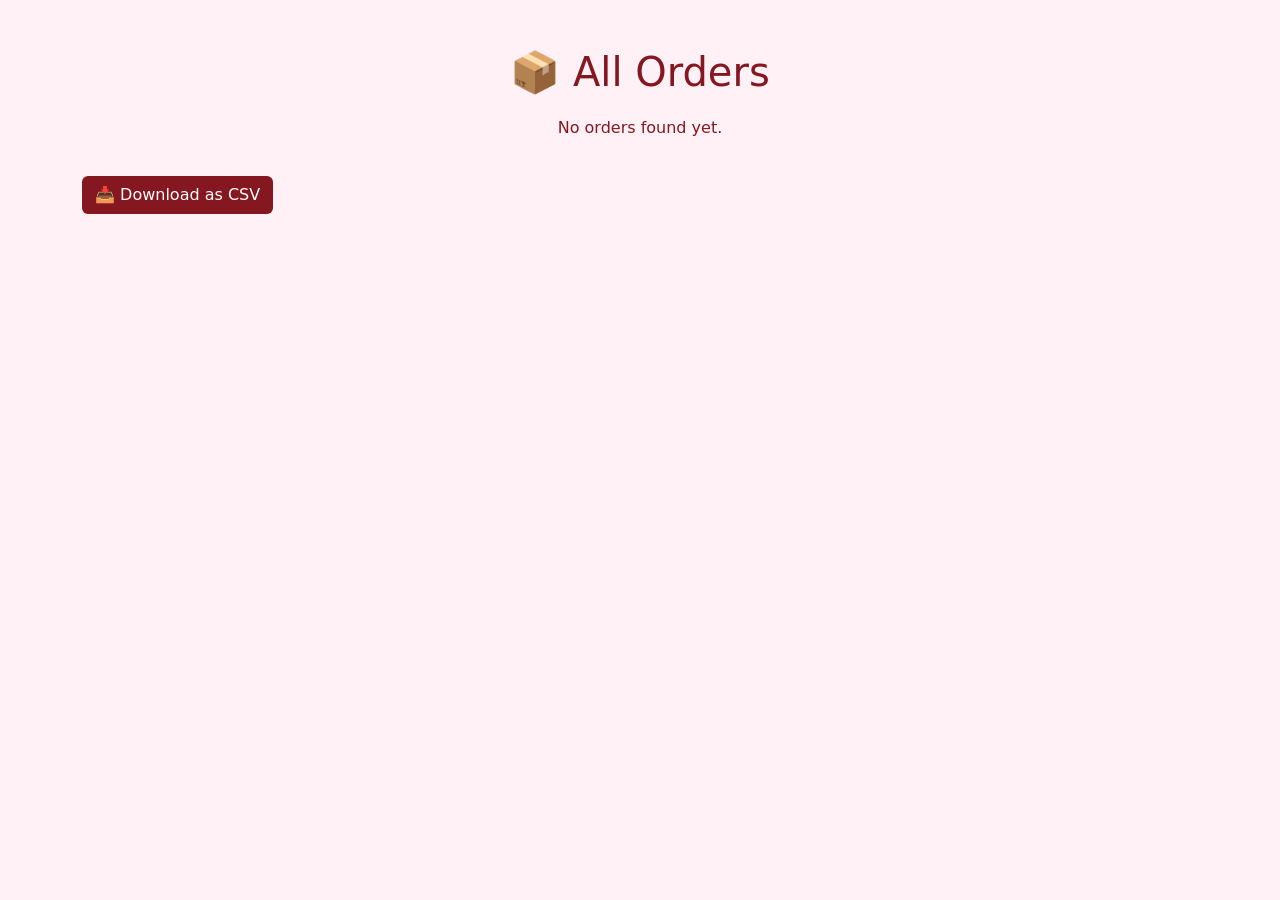
<file: flora-project/pages/Owner.html>
<!DOCTYPE html>
<html>
<head>
    <title>Orders - Admin</title>
    <link href="https://cdn.jsdelivr.net/npm/bootstrap@5.3.0/dist/css/bootstrap.min.css" rel="stylesheet">
</head>
<body style="background-color: #fff1f6;">

<div class="container mt-5">
    <h1 style="color: #851720; text-align: center;">📦 All Orders</h1>
    
    <div id="ordersList"></div>
    
    <button onclick="downloadOrdersCSV()" class="btn" style="background-color: #851720; color: white; margin-top: 20px;">
        📥 Download as CSV
    </button>
</div>

<script>
    let orders = [];
    
    function loadOrders() {
        const floraOrders = JSON.parse(localStorage.getItem('floraOrders')) || [];
        const userOrdersMap = JSON.parse(localStorage.getItem('userOrders')) || {};

        const normalizedFloraOrders = floraOrders.map(order => ({
            id: order.id || (order.orderId ? String(order.orderId).replace('ORD-', '') : Date.now()),
            orderId: order.orderId || `ORD-${order.id || Date.now()}`,
            date: order.date || new Date().toLocaleString(),
            items: Array.isArray(order.items) ? order.items : [],
            customer: order.customer || {
                name: order.deliveryName || 'N/A',
                phone: order.deliveryPhone || 'N/A',
                address: order.deliveryAddress || 'N/A',
                city: order.deliveryCity || 'N/A',
                postal: order.deliveryPostal || 'N/A'
            },
            paymentMethod: order.paymentMethod || 'cash',
            total: order.total || 0
        }));

        const normalizedUserOrders = [];
        Object.keys(userOrdersMap).forEach(username => {
            const list = Array.isArray(userOrdersMap[username]) ? userOrdersMap[username] : [];
            list.forEach(order => {
                normalizedUserOrders.push({
                    id: order.id || (order.orderId ? String(order.orderId).replace('ORD-', '') : Date.now()),
                    orderId: order.orderId || `ORD-${Date.now()}`,
                    date: order.date || new Date().toLocaleString(),
                    items: Array.isArray(order.items) ? order.items : [],
                    customer: {
                        name: order.deliveryName || username,
                        phone: order.deliveryPhone || 'N/A',
                        address: order.deliveryAddress || 'N/A',
                        city: order.deliveryCity || 'N/A',
                        postal: order.deliveryPostal || 'N/A'
                    },
                    paymentMethod: order.paymentMethod || 'cash',
                    total: order.total || 0
                });
            });
        });

        const merged = [...normalizedFloraOrders];
        normalizedUserOrders.forEach(order => {
            if (!merged.some(existing => existing.orderId === order.orderId)) {
                merged.push(order);
            }
        });

        orders = merged;
        displayAllOrders();
    }
    
    function displayAllOrders() {
        const ordersList = document.getElementById('ordersList');
        if (!orders.length) {
            ordersList.innerHTML = '<p style="text-align:center; color:#851720; margin-top:20px;">No orders found yet.</p>';
            return;
        }

        ordersList.innerHTML = orders.map(order => `
            <div style="background: white; border: 2px solid #851720; padding: 15px; margin-bottom: 15px; border-radius: 8px;">
                <div style="display: flex; justify-content: space-between;">
                    <div>
                        <h4 style="color: #851720;">Order #${order.orderId || order.id}</h4>
                        <p><small style="color: #999;">${order.date}</small></p>
                    </div>
                    <div style="text-align: right;">
                        <h3 style="color: #851720;">${order.total} OMR</h3>
                    </div>
                </div>
                
                <hr>
                
                <strong>Customer Info:</strong>
                <p>
                    ${order.customer.name}<br>
                    📱 ${order.customer.phone}<br>
                    📍 ${order.customer.address}, ${order.customer.city} ${order.customer.postal}
                </p>
                
                <strong>Items (${order.items.length}):</strong>
                <ul>
                    ${order.items.map(item => `<li>${item.name} - ${item.price} OMR</li>`).join('')}
                </ul>
                
                <strong>Payment:</strong> ${order.paymentMethod}
            </div>
        `).join('');
    }
    
    function downloadOrdersCSV() {
        let csv = 'Order ID,Date,Customer,Phone,Address,Items,Total\n';
        orders.forEach(order => {
            const idValue = order.orderId || order.id;
            const fullAddress = `${order.customer.address}, ${order.customer.city} ${order.customer.postal}`;
            csv += `${idValue},"${order.date}","${order.customer.name}","${order.customer.phone}","${fullAddress}","${order.items.length}","${order.total}"\n`;
        });
        
        const blob = new Blob([csv], { type: 'text/csv' });
        const url = window.URL.createObjectURL(blob);
        const a = document.createElement('a');
        a.href = url;
        a.download = `flora-orders-${new Date().toISOString().split('T')[0]}.csv`;
        a.click();
    }
    
    loadOrders();
</script>

</body>
</html>
</file>
<file: flora-project/css/style.css>
body {
	background-color: #fff1f6;
}

body.ar {
	direction: rtl;
	text-align: right;
}

body.en {
	direction: ltr;
	text-align: left;
}

.flora-navbar {
	background-color: #ffcbde;
}

.flora-brand {
	display: flex;
	align-items: center;
	gap: 8px;
	text-decoration: none;
}

.flora-brand-logo {
	height: 40px;
}

.flora-home-icon {
	font-size: 24px;
	color: #851720;
}

.flora-nav-tools {
	display: flex;
	gap: 15px;
	align-items: center;
}

.flora-lang-toggle {
	cursor: pointer;
	padding: 5px 10px;
	border-radius: 3px;
}

.flora-lang-en {
	color: #fff;
	background-color: #851720;
	margin-right: 5px;
}

.flora-lang-ar {
	color: #851720;
	background-color: #ffcbde;
}

.flora-icon-btn {
	position: relative;
}

.flora-cart-icon {
	font-size: 24px;
	color: #851720;
}

.flora-cart-badge {
	position: absolute;
	top: -5px;
	right: -5px;
	background: #851720;
	color: #fff;
	border-radius: 50%;
	width: 20px;
	height: 20px;
	display: flex;
	align-items: center;
	justify-content: center;
	font-size: 12px;
}
</file>
